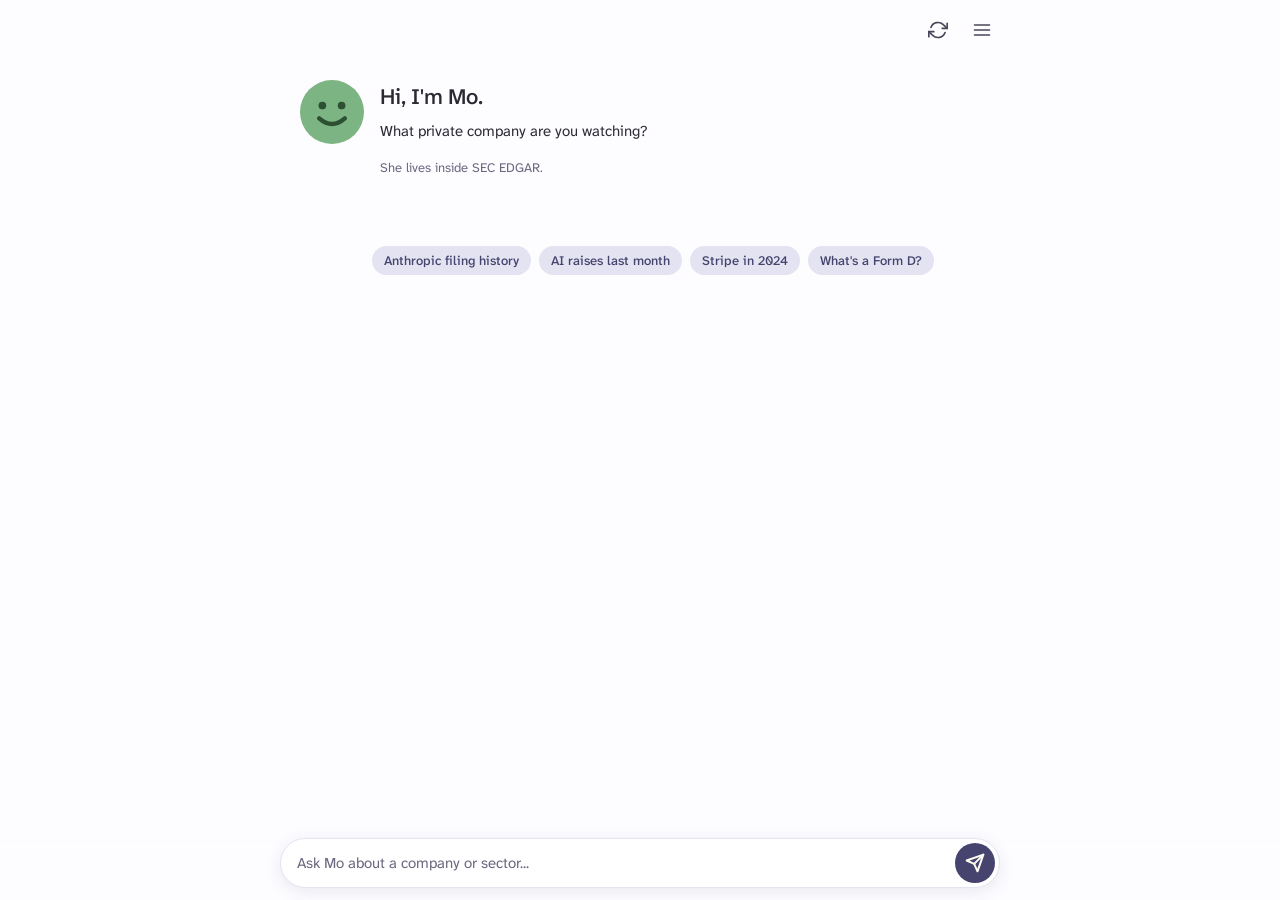
<file: index.html>
<!DOCTYPE html>
<html lang="en">
<head>
  <meta charset="UTF-8">
  <meta name="viewport" content="width=device-width, initial-scale=1.0, viewport-fit=cover">
  <meta name="theme-color" content="#46446E">
  <title>Mo</title>
  <link rel="icon" type="image/svg+xml" href="data:image/svg+xml;charset=UTF-8,%3Csvg xmlns='http://www.w3.org/2000/svg' viewBox='0 0 40 40'%3E%3Ccircle cx='20' cy='20' r='20' fill='%237CB583'/%3E%3Ccircle cx='14' cy='16' r='2.4' fill='%232D5033'/%3E%3Ccircle cx='26' cy='16' r='2.4' fill='%232D5033'/%3E%3Cpath d='M12 24 Q20 31 28 24' stroke='%232D5033' stroke-width='2.8' stroke-linecap='round' fill='none'/%3E%3C/svg%3E">
  <link rel="preconnect" href="https://fonts.googleapis.com">
  <link rel="preconnect" href="https://fonts.gstatic.com" crossorigin>
  <link href="https://fonts.googleapis.com/css2?family=Atkinson+Hyperlegible+Next:wght@400;500;600;700&display=swap" rel="stylesheet">
  <link rel="stylesheet" href="styles.css">
</head>
<body>

<!-- Mo's three faces — used as <use href="#icon-face-open"> etc. -->
<svg width="0" height="0" style="position:absolute" aria-hidden="true">
  <symbol id="icon-face-open" viewBox="0 0 40 40">
    <circle cx="20" cy="20" r="20" fill="#7CB583"/>
    <circle cx="14" cy="16" r="2.4" fill="#2D5033"/>
    <circle cx="26" cy="16" r="2.4" fill="#2D5033"/>
    <path d="M12 24 Q20 31 28 24" fill="none" stroke="#2D5033" stroke-width="2.8" stroke-linecap="round"/>
  </symbol>
  <symbol id="icon-face-watch" viewBox="0 0 40 40">
    <circle cx="20" cy="20" r="20" fill="#7CB583"/>
    <circle cx="14" cy="16" r="2.4" fill="#2D5033"/>
    <circle cx="26" cy="16" r="2.4" fill="#2D5033"/>
    <line x1="13" y1="26" x2="27" y2="26" stroke="#2D5033" stroke-width="2.8" stroke-linecap="round"/>
  </symbol>
  <symbol id="icon-face-locked" viewBox="0 0 40 40">
    <circle cx="20" cy="20" r="20" fill="#7CB583"/>
    <circle cx="14" cy="16" r="2.4" fill="#2D5033"/>
    <circle cx="26" cy="16" r="2.4" fill="#2D5033"/>
    <path d="M12 28 Q20 22 28 28" fill="none" stroke="#2D5033" stroke-width="2.8" stroke-linecap="round"/>
  </symbol>
</svg>

<header class="mo-header">
  <div class="mo-header-inner">
    <div class="mo-header-spacer"></div>
    <button class="mo-header-action" id="btn-reset" aria-label="New conversation" title="New conversation">
      <svg width="20" height="20" viewBox="0 0 24 24" fill="none" stroke="currentColor" stroke-width="2" stroke-linecap="round" stroke-linejoin="round">
        <polyline points="23 4 23 10 17 10"/>
        <polyline points="1 20 1 14 7 14"/>
        <path d="M3.51 9a9 9 0 0 1 14.85-3.36L23 10M1 14l4.64 4.36A9 9 0 0 0 20.49 15"/>
      </svg>
    </button>
    <button class="mo-header-action" id="btn-about" aria-label="About" title="About">
      <svg width="20" height="20" viewBox="0 0 24 24" fill="none" stroke="currentColor" stroke-width="2" stroke-linecap="round" stroke-linejoin="round">
        <line x1="3" y1="6" x2="21" y2="6"/>
        <line x1="3" y1="12" x2="21" y2="12"/>
        <line x1="3" y1="18" x2="21" y2="18"/>
      </svg>
    </button>
  </div>
</header>

<main id="mo-main">
  <div class="mo-thread" id="mo-thread">
    <!-- Greeting + content gets injected here -->
  </div>
</main>

<!-- Sticky composer -->
<form class="mo-composer" id="mo-composer">
  <div class="mo-composer-inner">
    <input
      type="text"
      class="mo-input"
      id="mo-input"
      placeholder="Ask Mo about the weather..."
      autocomplete="off"
      autocapitalize="off"
      autocorrect="off"
    />
    <button type="submit" class="mo-send" id="mo-send" aria-label="Send">
      <svg width="20" height="20" viewBox="0 0 24 24" fill="none" stroke="currentColor" stroke-width="2.4" stroke-linecap="round" stroke-linejoin="round">
        <line x1="22" y1="2" x2="11" y2="13"/>
        <polygon points="22 2 15 22 11 13 2 9 22 2"/>
      </svg>
    </button>
  </div>
</form>

<!-- About modal -->
<div class="mo-modal" id="mo-modal" hidden>
  <div class="mo-modal-backdrop" id="mo-modal-backdrop"></div>
  <div class="mo-modal-card" id="mo-modal-card">
    <button class="mo-modal-close" id="mo-modal-close" aria-label="Close">×</button>
    <div class="mo-modal-content" id="mo-modal-content">
      <!-- Filled in from JS -->
    </div>
  </div>
</div>

<!-- Config + scripts. Order matters — config.js must load first. -->
<script src="config.js"></script>
<script src="card-renderer.js"></script>
<script src="chips.js"></script>
<script src="stream-client.js"></script>
<script src="app.js"></script>

</body>
</html>
</file>
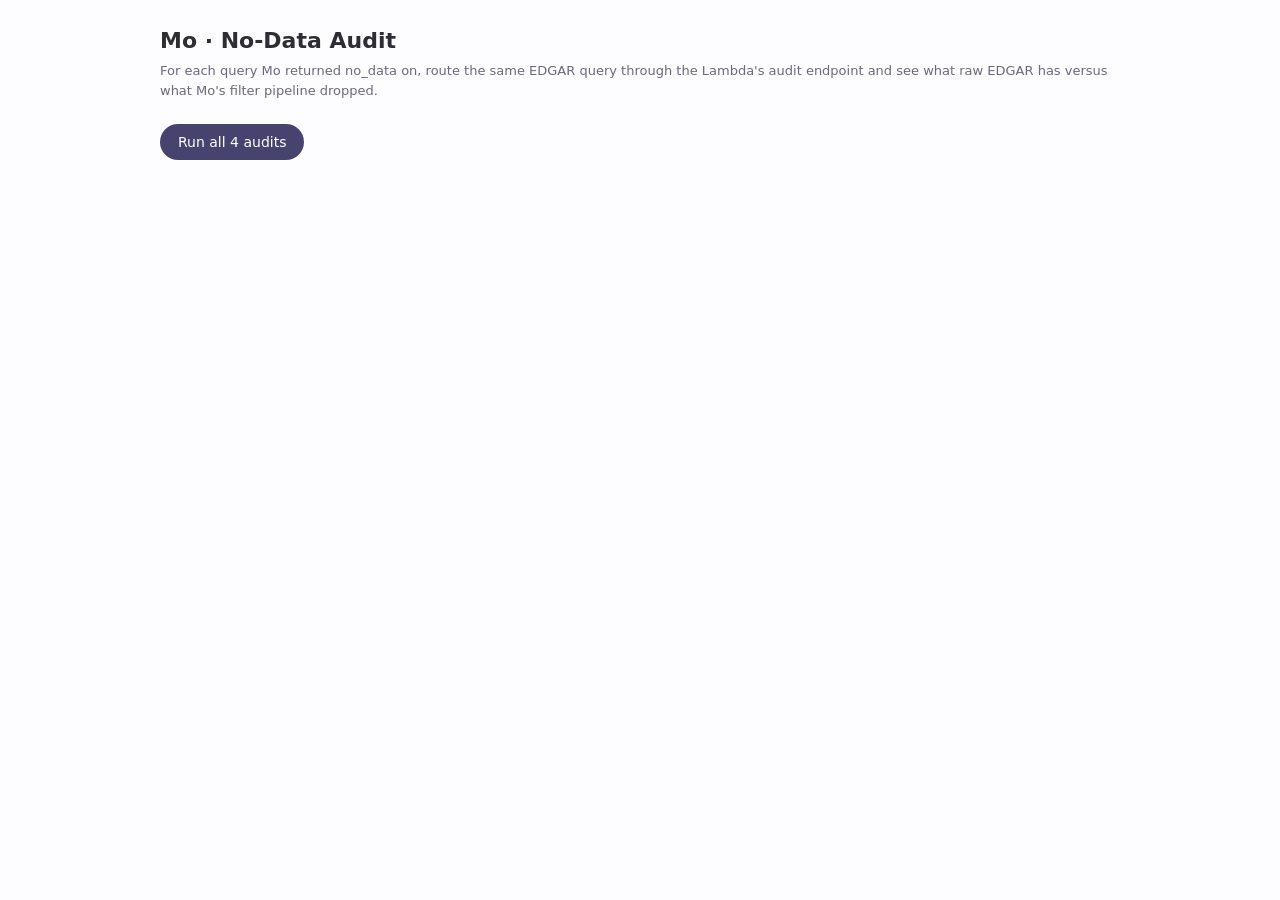
<file: audit/audit.html>
<!DOCTYPE html>
<html lang="en">
<head>
  <meta charset="UTF-8">
  <meta name="viewport" content="width=device-width, initial-scale=1.0">
  <title>Mo · No-Data Audit</title>
  <style>
    body {
      max-width: 960px;
      margin: 0 auto;
      padding: 24px 16px 80px;
      font-family: -apple-system, BlinkMacSystemFont, "Segoe UI", system-ui, sans-serif;
      background: #FDFCFF;
      color: #2E2C35;
      line-height: 1.5;
    }
    h1 { font-size: 22px; font-weight: 600; margin: 0 0 4px; }
    .sub { font-size: 13px; color: #6C6880; margin-bottom: 24px; }

    .audit {
      background: #FFFFFF;
      border: 1px solid #E0DEEA;
      border-radius: 16px;
      padding: 16px;
      margin-bottom: 16px;
    }
    .audit-q {
      font-weight: 600;
      color: #2C2933;
      margin-bottom: 4px;
      font-size: 15px;
    }
    .audit-mo {
      font-size: 12px;
      color: #6C6880;
      font-style: italic;
      margin-bottom: 12px;
      word-break: break-all;
    }
    .audit-status {
      display: inline-block;
      padding: 2px 10px;
      border-radius: 999px;
      font-size: 11px;
      font-weight: 600;
      letter-spacing: 0.02em;
      text-transform: uppercase;
      margin-bottom: 12px;
    }
    .audit-status.pending { background: #F0F0F5; color: #6C6880; }
    .audit-status.running { background: #FFF4E0; color: #8B6500; }
    .audit-status.done-honest { background: #E5F4E5; color: #2D5033; }
    .audit-status.done-suspicious { background: #FFE5E0; color: #7A3520; }

    .audit-result {
      background: #F6F5FB;
      padding: 12px;
      border-radius: 12px;
      margin-top: 8px;
      font-size: 13px;
    }
    .audit-result-line {
      display: flex;
      justify-content: space-between;
      padding: 4px 0;
      border-bottom: 1px solid #E0DEEA;
    }
    .audit-result-line:last-child { border-bottom: none; }
    .audit-result-key { color: #6C6880; }
    .audit-result-val { font-variant-numeric: tabular-nums; font-weight: 500; }

    .audit-samples {
      margin-top: 12px;
      font-size: 12px;
      max-height: 280px;
      overflow-y: auto;
    }
    .audit-samples-title {
      font-weight: 600;
      color: #2C2933;
      font-size: 12px;
      margin-bottom: 6px;
      text-transform: uppercase;
      letter-spacing: 0.04em;
    }
    .audit-sample-row {
      padding: 6px 0;
      border-bottom: 1px solid #E0DEEA;
      display: flex;
      gap: 12px;
    }
    .audit-sample-row:last-child { border-bottom: none; }
    .audit-sample-name { flex: 1; min-width: 0; overflow: hidden; text-overflow: ellipsis; white-space: nowrap; }
    .audit-sample-meta { color: #6C6880; font-variant-numeric: tabular-nums; flex-shrink: 0; }

    .verdict {
      padding: 12px;
      border-radius: 12px;
      font-size: 13px;
      margin-top: 12px;
      line-height: 1.5;
    }
    .verdict.honest { background: #E5F4E5; color: #1F3D27; border-left: 3px solid #2D5033; }
    .verdict.over-filtered { background: #FFE5E0; color: #5C2818; border-left: 3px solid #7A3520; }
    .verdict.amount-issue { background: #FFF4E0; color: #6E4A00; border-left: 3px solid #8B6500; }

    button {
      padding: 10px 18px;
      background: #46446E;
      color: white;
      border: none;
      border-radius: 999px;
      font-size: 14px;
      font-weight: 500;
      cursor: pointer;
      font-family: inherit;
    }
    button:hover { background: #5C5A88; }
    button:disabled { opacity: 0.4; cursor: not-allowed; }
  </style>
</head>
<body>
  <h1>Mo · No-Data Audit</h1>
  <div class="sub">For each query Mo returned no_data on, route the same EDGAR query through the Lambda's audit endpoint and see what raw EDGAR has versus what Mo's filter pipeline dropped.</div>
  <button id="run">Run all 4 audits</button>

  <div id="results" style="margin-top: 24px;"></div>

<script src="config.js"></script>
<script>
'use strict';

const apiEndpoint = window.MO_CONFIG?.apiEndpoint;
if (!apiEndpoint) {
  document.body.innerHTML += '<div style="color: red; padding: 16px;">No apiEndpoint in config.js</div>';
}

// The 4 queries that returned no_data, with the EDGAR params Mo would have used
const AUDITS = [
  {
    label: 'AI Form Ds above $20M in last 60 days',
    moEmitted: 'sector="ai" form_type="D" min_amount="20000000" date_after="2026-02-25"',
    edgarParams: {
      q: '"artificial intelligence" OR "machine learning" OR "LLM" OR "large language model" OR "foundation model"',
      forms: 'D',
      dateRange: 'custom',
      startdt: '2026-02-25',
    },
    min_amount: 20000000,
  },
  {
    label: 'Cybersecurity Form Ds in California this year',
    moEmitted: 'sector="cybersecurity" form_type="D" state="CA" date_after="2026-01-01"',
    edgarParams: {
      q: '"cybersecurity" OR "cyber security" OR "information security" OR "infosec" OR "endpoint security"',
      forms: 'D',
      dateRange: 'custom',
      startdt: '2026-01-01',
    },
    state: 'CA',
  },
  {
    label: 'Climate tech raises this quarter',
    moEmitted: 'sector="climate" form_type="D" date_after="2026-04-01"',
    edgarParams: {
      q: '"climate" OR "carbon capture" OR "renewable energy" OR "clean energy" OR "solar"',
      forms: 'D',
      dateRange: 'custom',
      startdt: '2026-04-01',
    },
  },
  {
    label: 'Fintech raises $10M+ last year',
    moEmitted: 'sector="fintech" form_type="D" min_amount="10000000" date_after="2025-01-01" date_before="2025-12-31"',
    edgarParams: {
      q: '"fintech" OR "payments platform" OR "digital banking" OR "neobank" OR "lending platform"',
      forms: 'D',
      dateRange: 'custom',
      startdt: '2025-01-01',
      enddt: '2025-12-31',
    },
    min_amount: 10000000,
  },
];

async function runAudit(audit, container) {
  const block = document.createElement('div');
  block.className = 'audit';
  container.appendChild(block);

  block.innerHTML = `
    <div class="audit-q">${escapeHtml(audit.label)}</div>
    <div class="audit-mo">Mo emitted: ${escapeHtml(audit.moEmitted)}</div>
    <span class="audit-status running">Running</span>
    <div class="audit-result-slot"></div>
  `;

  try {
    const res = await fetch(apiEndpoint, {
      method: 'POST',
      headers: { 'Content-Type': 'application/json' },
      body: JSON.stringify({
        request_type: 'audit',
        edgar_params: audit.edgarParams,
        min_amount: audit.min_amount,
        state: audit.state,
      }),
    });

    if (!res.ok) throw new Error(`Lambda ${res.status}`);
    const data = await res.json();

    if (data.error) throw new Error(data.error);

    const totalRaw = data.raw.total;
    const returned = data.raw.returned;
    const pagesFetched = data.raw.pages_fetched || 1;
    const stopReason = data.raw.stop_reason || '';
    const droppedDate = data.filtered.dropped_date_count || 0;
    const droppedNonOp = data.filtered.dropped_non_operating_count;
    const droppedAmt = data.filtered.dropped_amount_count;
    const unknownAmt = data.filtered.unknown_amount_count || 0;
    const droppedSt = data.filtered.dropped_state_count;
    const survived = data.filtered.survived_count;

    // Verdict logic
    let verdict;
    let statusClass;
    let statusText;

    if (survived > 0) {
      verdict = `<div class="verdict honest"><strong>Mo will show ${survived} filings</strong>${unknownAmt > 0 ? ` (${unknownAmt} with undisclosed amounts).` : '.'} EDGAR returned ${totalRaw} total hits across ${pagesFetched} pages. Smart amount filter is keeping unknowns instead of dropping them.</div>`;
      statusClass = 'done-honest';
      statusText = 'Returns data';
    } else if (returned === 0) {
      verdict = `<div class="verdict honest"><strong>Genuinely empty.</strong> EDGAR returned 0 hits across ${pagesFetched} pages. Mo's no_data is correct.</div>`;
      statusClass = 'done-honest';
      statusText = 'Genuinely empty';
    } else if (droppedDate > 0 && droppedDate >= returned * 0.95) {
      verdict = `<div class="verdict over-filtered"><strong>EDGAR returned old data.</strong> ${returned} hits across ${pagesFetched} pages (total: ${totalRaw}), but ${droppedDate} were outside the date range. EDGAR FTS sorts by relevance not date — the recent filings are likely deeper than page ${pagesFetched}. Increasing MAX_PAGES may help.</div>`;
      statusClass = 'done-suspicious';
      statusText = 'EDGAR FTS limitation';
    } else {
      verdict = `<div class="verdict honest"><strong>Filtered out legitimately.</strong> ${returned} EDGAR matches across ${pagesFetched} pages, all dropped by filters (${droppedDate} date, ${droppedNonOp} non-operating, ${droppedAmt} below amount, ${droppedSt} wrong state).</div>`;
      statusClass = 'done-honest';
      statusText = 'Correctly filtered';
    }

    const survivorsHtml = data.filtered.survived.slice(0, 5).map(r => `
      <div class="audit-sample-row">
        <div class="audit-sample-name">${escapeHtml(r.filer_name)}</div>
        <div class="audit-sample-meta">${escapeHtml(r.form_type || '?')} · ${escapeHtml(r.filed_date || '?')}${r.amount ? ' · $' + (r.amount/1_000_000).toFixed(1) + 'M' : ' · undisclosed'}${r.state_of_inc ? ' · ' + escapeHtml(r.state_of_inc) : ''}</div>
      </div>
    `).join('');

    const droppedNonOpHtml = data.filtered.dropped_non_operating_sample.slice(0, 5).map(r => `
      <div class="audit-sample-row">
        <div class="audit-sample-name">${escapeHtml(r.filer_name)}</div>
        <div class="audit-sample-meta">${escapeHtml(r.form_type || '?')} · ${escapeHtml(r.filed_date || '?')}</div>
      </div>
    `).join('');

    const droppedAmtHtml = data.filtered.dropped_amount_sample.slice(0, 5).map(r => `
      <div class="audit-sample-row">
        <div class="audit-sample-name">${escapeHtml(r.filer_name)}</div>
        <div class="audit-sample-meta">${escapeHtml(r.form_type || '?')} · ${escapeHtml(r.filed_date || '?')} · $${(r.amount/1_000_000).toFixed(2)}M</div>
      </div>
    `).join('');

    block.querySelector('.audit-status').className = `audit-status ${statusClass}`;
    block.querySelector('.audit-status').textContent = statusText;

    block.querySelector('.audit-result-slot').innerHTML = `
      <div class="audit-result">
        <div class="audit-result-line"><span class="audit-result-key">EDGAR total hits</span><span class="audit-result-val">${totalRaw}${totalRaw >= 10000 ? ' (capped)' : ''}</span></div>
        <div class="audit-result-line"><span class="audit-result-key">Pages fetched</span><span class="audit-result-val">${pagesFetched} (${escapeHtml(stopReason)})</span></div>
        <div class="audit-result-line"><span class="audit-result-key">Total rows collected</span><span class="audit-result-val">${returned}</span></div>
        ${droppedDate > 0 ? `<div class="audit-result-line"><span class="audit-result-key">Dropped: outside date range</span><span class="audit-result-val">${droppedDate}</span></div>` : ''}
        <div class="audit-result-line"><span class="audit-result-key">Dropped: non-operating filers</span><span class="audit-result-val">${droppedNonOp}</span></div>
        ${audit.min_amount ? `<div class="audit-result-line"><span class="audit-result-key">Dropped: below $${(audit.min_amount/1_000_000).toFixed(0)}M</span><span class="audit-result-val">${droppedAmt}</span></div>` : ''}
        ${audit.min_amount ? `<div class="audit-result-line"><span class="audit-result-key">Kept (undisclosed amount)</span><span class="audit-result-val">${unknownAmt}</span></div>` : ''}
        ${audit.state ? `<div class="audit-result-line"><span class="audit-result-key">Dropped: not ${escapeHtml(audit.state)}</span><span class="audit-result-val">${droppedSt}</span></div>` : ''}
        <div class="audit-result-line"><span class="audit-result-key"><strong>Survived all filters</strong></span><span class="audit-result-val"><strong>${survived}</strong></span></div>
      </div>

      ${survived > 0 ? `<div class="audit-samples"><div class="audit-samples-title">Filings Mo will show</div>${survivorsHtml}</div>` : ''}

      ${droppedAmt > 0 && audit.min_amount ? `<div class="audit-samples"><div class="audit-samples-title">Sample dropped (below threshold)</div>${droppedAmtHtml}</div>` : ''}

      ${droppedNonOp > 0 ? `<div class="audit-samples"><div class="audit-samples-title">Sample dropped as non-operating</div>${droppedNonOpHtml}</div>` : ''}

      ${verdict}
    `;

  } catch (err) {
    block.querySelector('.audit-status').className = 'audit-status done-suspicious';
    block.querySelector('.audit-status').textContent = 'Failed';
    block.querySelector('.audit-result-slot').innerHTML = `<div class="verdict over-filtered">Error: ${escapeHtml(err.message)}</div>`;
  }
}

function escapeHtml(s) {
  return String(s ?? '').replace(/&/g, '&amp;').replace(/</g, '&lt;').replace(/>/g, '&gt;').replace(/"/g, '&quot;');
}

document.getElementById('run').addEventListener('click', async () => {
  document.getElementById('run').disabled = true;
  const container = document.getElementById('results');
  container.innerHTML = '';
  for (const audit of AUDITS) {
    await runAudit(audit, container);
  }
  document.getElementById('run').disabled = false;
});
</script>
</body>
</html>
</file>
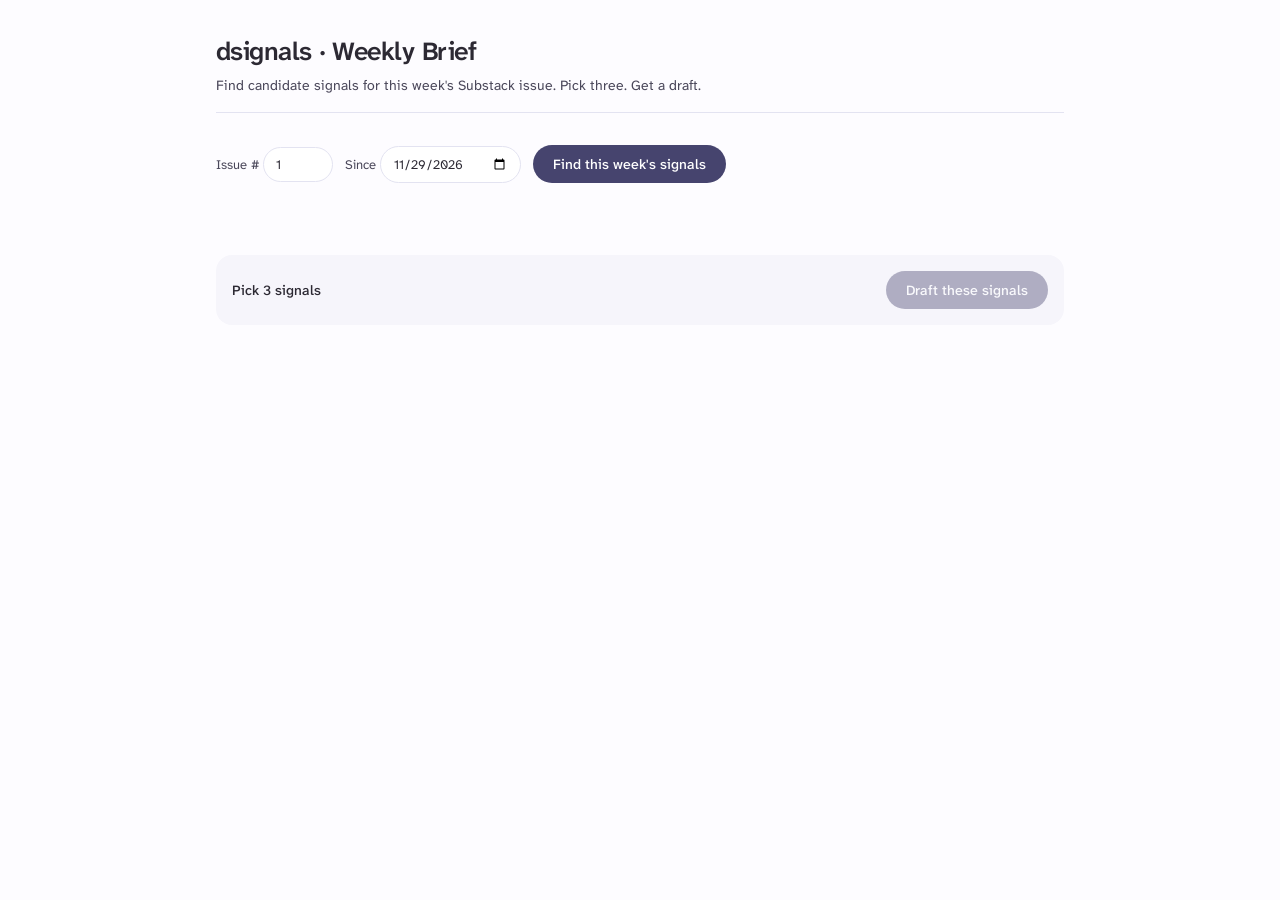
<file: brief/brief.html>
<!DOCTYPE html>
<html lang="en">
<head>
  <meta charset="UTF-8">
  <meta name="viewport" content="width=device-width, initial-scale=1.0">
  <title>dsignals · Weekly Brief</title>
  <link rel="preconnect" href="https://fonts.googleapis.com">
  <link rel="preconnect" href="https://fonts.gstatic.com" crossorigin>
  <link href="https://fonts.googleapis.com/css2?family=Atkinson+Hyperlegible+Next:wght@400;500;600;700&display=swap" rel="stylesheet">
  <link rel="stylesheet" href="../styles.css">
  <style>
    body {
      max-width: 880px;
      margin: 0 auto;
      padding: 32px 16px 80px;
      background: var(--bg-screen);
      color: var(--text-body);
      font-family: var(--font);
      line-height: 1.5;
    }

    .brief-header {
      margin-bottom: 32px;
      padding-bottom: 16px;
      border-bottom: 1px solid var(--border);
    }
    .brief-header h1 {
      font-size: 26px;
      font-weight: 600;
      margin: 0 0 4px;
      color: var(--text-title);
      letter-spacing: -0.02em;
    }
    .brief-header .subtitle {
      font-size: 14px;
      color: var(--text-muted);
    }

    .stage-controls {
      display: flex;
      gap: 12px;
      align-items: center;
      flex-wrap: wrap;
      margin-bottom: 24px;
    }

    .stage-controls input[type="date"] {
      padding: 8px 12px;
      border-radius: var(--radius-pill);
      border: 1px solid var(--border);
      font-family: inherit;
      font-size: 13px;
      background: white;
      color: var(--text-title);
    }
    .stage-controls label {
      font-size: 13px;
      color: var(--text-muted);
    }
    .stage-controls input[type="number"] {
      padding: 8px 12px;
      border-radius: var(--radius-pill);
      border: 1px solid var(--border);
      font-family: inherit;
      font-size: 13px;
      background: white;
      color: var(--text-title);
      width: 70px;
    }

    .btn-primary {
      padding: 10px 20px;
      background: var(--primary-100);
      color: white;
      border: none;
      border-radius: var(--radius-pill);
      font-size: 14px;
      font-weight: 500;
      cursor: pointer;
      font-family: inherit;
    }
    .btn-primary:hover { background: var(--primary-80); }
    .btn-primary:disabled { opacity: 0.4; cursor: not-allowed; }

    .btn-secondary {
      padding: 8px 16px;
      background: var(--bg-tint);
      color: var(--text-title);
      border: 1px solid var(--border);
      border-radius: var(--radius-pill);
      font-size: 13px;
      cursor: pointer;
      font-family: inherit;
    }
    .btn-secondary:hover { background: var(--primary-20); }

    .stage-status {
      font-size: 12px;
      color: var(--text-muted);
      margin-top: 8px;
    }

    .bucket-counts {
      display: flex;
      gap: 12px;
      flex-wrap: wrap;
      margin: 16px 0;
      font-size: 12px;
      color: var(--text-muted);
    }
    .bucket-counts span {
      padding: 4px 10px;
      background: var(--bg-tint);
      border-radius: var(--radius-pill);
    }

    /* Candidate cards */
    .candidates {
      display: flex;
      flex-direction: column;
      gap: 12px;
      margin-top: 24px;
    }
    .candidate {
      background: white;
      border: 1px solid var(--border);
      border-radius: var(--radius);
      padding: 14px 16px;
      cursor: pointer;
      transition: all 120ms ease;
      position: relative;
    }
    .candidate:hover { border-color: var(--primary-60); }
    .candidate.picked {
      border-color: var(--primary-100);
      background: var(--primary-20);
    }
    .candidate-pick-num {
      position: absolute;
      top: 12px;
      right: 14px;
      min-width: 22px;
      height: 22px;
      padding: 0 6px;
      background: var(--primary-100);
      color: white;
      border-radius: 11px;
      display: flex;
      align-items: center;
      justify-content: center;
      font-size: 12px;
      font-weight: 600;
      font-variant-numeric: tabular-nums;
    }
    .candidate:not(.picked) .candidate-pick-num { display: none; }
    .candidate-bucket {
      font-size: 10px;
      font-weight: 600;
      letter-spacing: 0.06em;
      text-transform: uppercase;
      color: var(--text-faint);
      margin-bottom: 4px;
    }
    .candidate-strength {
      display: inline-block;
      margin-left: 6px;
      padding: 1px 7px;
      border-radius: 999px;
      font-size: 9px;
      font-weight: 600;
      letter-spacing: 0.04em;
    }
    .strength-strong { background: #E5F4E5; color: #2D5033; }
    .strength-medium { background: #FFF4E0; color: #8B6500; }
    .strength-weak   { background: #F0F0F5; color: #6C6880; }
    .candidate-headline {
      font-size: 14px;
      font-weight: 500;
      color: var(--text-title);
      margin-bottom: 8px;
      padding-right: 32px;
    }
    .candidate-samples {
      font-size: 11px;
      color: var(--text-muted);
      font-family: ui-monospace, SFMono-Regular, monospace;
      line-height: 1.4;
    }

    .draft-controls {
      margin: 24px 0 16px;
      padding: 16px;
      background: var(--bg-tint);
      border-radius: var(--radius);
      display: flex;
      align-items: center;
      gap: 12px;
      flex-wrap: wrap;
    }
    .draft-controls .pick-count {
      font-size: 14px;
      font-weight: 500;
      color: var(--text-title);
      flex: 1;
      min-width: 200px;
    }

    /* Grouping row — appears between picker and draft controls when 2+ picks of same bucket exist */
    #grouping-area {
      margin: 16px 0 0;
      display: flex;
      flex-direction: column;
      gap: 8px;
    }
    #grouping-area:empty { display: none; }
    .grouping-row {
      display: flex;
      align-items: center;
      justify-content: space-between;
      gap: 12px;
      padding: 8px 12px;
      background: var(--bg-tint);
      border-radius: var(--radius-sm);
      font-size: 13px;
      color: var(--text-title);
    }

    /* Output area */
    .output-area {
      margin-top: 24px;
    }
    .output-toolbar {
      display: flex;
      gap: 8px;
      margin-bottom: 12px;
    }
    .output-pre {
      background: white;
      border: 1px solid var(--border);
      border-radius: var(--radius);
      padding: 16px;
      font-family: ui-monospace, SFMono-Regular, monospace;
      font-size: 12px;
      color: var(--text-body);
      white-space: pre-wrap;
      word-wrap: break-word;
      line-height: 1.5;
      max-height: 70vh;
      overflow-y: auto;
    }

    .empty-state {
      padding: 32px 16px;
      text-align: center;
      color: var(--text-faint);
      font-size: 13px;
      font-style: italic;
    }

    .stage-divider {
      margin: 32px 0 16px;
      padding-top: 24px;
      border-top: 1px solid var(--border-soft);
    }
    .stage-divider h2 {
      font-size: 16px;
      font-weight: 600;
      margin: 0 0 4px;
      color: var(--text-title);
    }
    .stage-divider p {
      font-size: 13px;
      color: var(--text-muted);
      margin: 0;
    }
  </style>
</head>
<body>

<div class="brief-header">
  <h1>dsignals · Weekly Brief</h1>
  <div class="subtitle">Find candidate signals for this week's Substack issue. Pick three. Get a draft.</div>
</div>

<!-- Stage 1: gather candidates -->
<div class="stage-1">
  <div class="stage-controls">
    <label>Issue #
      <input type="number" id="issue-num" value="1" min="1" max="999">
    </label>
    <label>Since
      <input type="date" id="since-date">
    </label>
    <button class="btn-primary" id="find-candidates">Find this week's signals</button>
  </div>
  <div class="stage-status" id="stage-1-status"></div>
  <div class="bucket-counts" id="bucket-counts" hidden></div>
</div>

<!-- Stage 1.5: candidate picker -->
<div class="stage-divider" id="picker-divider" hidden>
  <h2>Candidates</h2>
  <p>Click 2-6 to pick. Pick from the same bucket and you can group them as one signal.</p>
</div>
<div class="candidates" id="candidates"></div>
<div id="grouping-area"></div>

<!-- Stage 2: draft generation -->
<div class="draft-controls" id="draft-controls" hidden>
  <span class="pick-count" id="pick-count">Pick 3 signals</span>
  <button class="btn-primary" id="generate-draft" disabled>Draft these signals</button>
</div>

<!-- Stage 3: output -->
<div class="stage-divider" id="output-divider" hidden>
  <h2>Draft</h2>
  <p>Edit in place, then copy to Substack.</p>
</div>
<div class="output-area" id="output-area" hidden>
  <div class="output-toolbar">
    <button class="btn-secondary" id="copy-md">Copy markdown</button>
    <button class="btn-secondary" id="reroll">Re-roll</button>
  </div>
  <pre class="output-pre" id="output-pre" contenteditable="true"></pre>
</div>

<script src="../config.js"></script>
<script>
'use strict';

const apiEndpoint = window.MO_CONFIG?.apiEndpoint;
if (!apiEndpoint) {
  document.body.innerHTML += '<div style="color: red; padding: 16px;">No apiEndpoint in config.js</div>';
}

// Default since date = last Sunday (so brief covers Sun-Sun)
const today = new Date();
const dayOfWeek = today.getDay();
const lastSunday = new Date(today);
lastSunday.setDate(today.getDate() - (dayOfWeek === 0 ? 7 : dayOfWeek));
document.getElementById('since-date').value = lastSunday.toISOString().slice(0, 10);

let candidatesData = [];
let pickedOrder = [];   // Array of candidate indexes in pick order
let groups = [];        // Array of arrays — each inner array is candidate indexes that should be ONE composite signal
let dateRange = null;

const MIN_PICKS = 2;
const MAX_PICKS = 6;

// ── Stage 1: Find candidates ─────────────────────────────────────
document.getElementById('find-candidates').addEventListener('click', async () => {
  const btn = document.getElementById('find-candidates');
  const status = document.getElementById('stage-1-status');
  const sinceDate = document.getElementById('since-date').value;

  btn.disabled = true;
  status.textContent = 'Scanning EDGAR (this takes ~10-20 seconds)...';

  // Reset stage 2/3
  document.getElementById('candidates').innerHTML = '';
  document.getElementById('draft-controls').hidden = true;
  document.getElementById('output-area').hidden = true;
  document.getElementById('output-divider').hidden = true;
  pickedOrder = [];
  groups = [];

  try {
    const t0 = Date.now();
    const res = await fetch(apiEndpoint, {
      method: 'POST',
      headers: { 'Content-Type': 'application/json' },
      body: JSON.stringify({ request_type: 'brief_candidates', date_after: sinceDate }),
    });

    if (!res.ok) throw new Error(`Lambda ${res.status}`);
    const data = await res.json();
    if (data.error) throw new Error(data.error);

    candidatesData = data.candidates || [];
    dateRange = data.date_range;
    const elapsed = ((Date.now() - t0) / 1000).toFixed(1);
    status.textContent = `Found ${candidatesData.length} candidates in ${elapsed}s. Range: ${data.date_range.since} through ${data.date_range.through}.`;

    // Show bucket counts
    const bcEl = document.getElementById('bucket-counts');
    bcEl.hidden = false;
    bcEl.innerHTML = Object.entries(data.bucket_counts || {})
      .map(([k, v]) => `<span>${escapeHtml(k.replace('_', ' '))}: ${v}</span>`)
      .join('');

    renderCandidates();

  } catch (err) {
    status.textContent = `Error: ${err.message}`;
    status.style.color = '#7A3520';
  } finally {
    btn.disabled = false;
  }
});

// ── Stage 1.5: Render candidates as picker cards ─────────────────
function renderCandidates() {
  document.getElementById('picker-divider').hidden = false;
  const container = document.getElementById('candidates');
  container.innerHTML = '';

  if (candidatesData.length === 0) {
    container.innerHTML = '<div class="empty-state">No candidate signals found this week. Try a wider date range.</div>';
    return;
  }

  candidatesData.forEach((c, idx) => {
    const card = document.createElement('div');
    card.className = 'candidate';
    card.dataset.id = idx;

    const samplesHtml = (c.sample_filings || []).map(s => {
      const link = s.doc_link
        ? `<a href="${escapeHtml(s.doc_link)}" target="_blank" rel="noopener" style="color: inherit; text-decoration: underline;" onclick="event.stopPropagation()">${escapeHtml(s.filer)}</a>`
        : escapeHtml(s.filer);
      return `${link} · ${escapeHtml(s.form)} · ${escapeHtml(s.date)}${s.amount ? ' · $' + (s.amount/1_000_000).toFixed(1) + 'M' : ''}`;
    }).join('<br>');

    card.innerHTML = `
      <div class="candidate-bucket">${escapeHtml((c.bucket || '').replace('_', ' '))} <span class="candidate-strength strength-${escapeHtml(c.strength || 'medium')}">${escapeHtml(c.strength || 'medium')}</span></div>
      <div class="candidate-headline">${escapeHtml(c.headline)}</div>
      <div class="candidate-samples">${samplesHtml || ''}</div>
      <div class="candidate-pick-num"></div>
    `;
    card.addEventListener('click', () => togglePick(idx));
    container.appendChild(card);
  });

  document.getElementById('draft-controls').hidden = false;
  updatePickCount();
  renderGroupingControls();
}

function togglePick(idx) {
  const card = document.querySelector(`.candidate[data-id="${idx}"]`);
  const wasIn = pickedOrder.includes(idx);

  if (wasIn) {
    // Unpick — also remove from any group
    pickedOrder = pickedOrder.filter(i => i !== idx);
    groups = groups.map(g => g.filter(i => i !== idx)).filter(g => g.length >= 2);
  } else {
    if (pickedOrder.length >= MAX_PICKS) {
      // At max — bump the oldest pick
      const removed = pickedOrder.shift();
      groups = groups.map(g => g.filter(i => i !== removed)).filter(g => g.length >= 2);
      document.querySelector(`.candidate[data-id="${removed}"]`)?.classList.remove('picked');
    }
    pickedOrder.push(idx);
  }

  // Re-render pick state on all cards
  document.querySelectorAll('.candidate').forEach(c => {
    const cIdx = parseInt(c.dataset.id, 10);
    const pickPos = pickedOrder.indexOf(cIdx);
    if (pickPos >= 0) {
      c.classList.add('picked');
      // Show pick number AND group letter if grouped
      const groupIdx = groups.findIndex(g => g.includes(cIdx));
      const groupLabel = groupIdx >= 0 ? String.fromCharCode(65 + groupIdx) : '';
      c.querySelector('.candidate-pick-num').textContent = groupLabel ? `${pickPos + 1}${groupLabel}` : `${pickPos + 1}`;
    } else {
      c.classList.remove('picked');
      c.querySelector('.candidate-pick-num').textContent = '';
    }
  });

  updatePickCount();
  renderGroupingControls();
}

function updatePickCount() {
  const n = pickedOrder.length;
  const minRemaining = Math.max(0, MIN_PICKS - n);
  let label;
  if (n === 0) label = `Pick ${MIN_PICKS}-${MAX_PICKS} signals`;
  else if (n < MIN_PICKS) label = `${n} picked · need ${minRemaining} more`;
  else label = `${n} picked${n === MAX_PICKS ? ' (max)' : ''}`;

  document.getElementById('pick-count').textContent = label;
  document.getElementById('generate-draft').disabled = n < MIN_PICKS;
}

// ── Grouping ──────────────────────────────────────────────────────
// When 2+ candidates are picked from the same bucket, offer to group them
// into a single composite signal. Useful for clusters like "5 proxies hit
// in 48 hours" — that's ONE signal block, not 5.
function renderGroupingControls() {
  const container = document.getElementById('grouping-area');
  container.innerHTML = '';

  if (pickedOrder.length < 2) return;

  // For each bucket with 2+ picks, suggest grouping
  const bucketToPickedIdxs = {};
  pickedOrder.forEach(idx => {
    const bucket = candidatesData[idx]?.bucket || '?';
    if (!bucketToPickedIdxs[bucket]) bucketToPickedIdxs[bucket] = [];
    bucketToPickedIdxs[bucket].push(idx);
  });

  Object.entries(bucketToPickedIdxs).forEach(([bucket, idxs]) => {
    if (idxs.length < 2) return;

    const isGrouped = groups.some(g => idxs.every(i => g.includes(i)) && g.length === idxs.length);

    const row = document.createElement('div');
    row.className = 'grouping-row';
    row.innerHTML = `
      <span>${idxs.length} ${bucket.replace('_', ' ')} signals picked</span>
      <button class="btn-secondary group-toggle" data-bucket="${bucket}">${isGrouped ? 'Ungroup' : 'Group as one signal'}</button>
    `;
    container.appendChild(row);
  });

  // Wire up group toggles
  container.querySelectorAll('.group-toggle').forEach(btn => {
    btn.addEventListener('click', () => {
      const bucket = btn.dataset.bucket;
      const idxs = pickedOrder.filter(i => candidatesData[i]?.bucket === bucket);

      // Remove any existing group with these candidates
      const existing = groups.findIndex(g => idxs.every(i => g.includes(i)) && g.length === idxs.length);
      if (existing >= 0) {
        groups.splice(existing, 1);
      } else {
        // Remove these candidates from any other group, then add as new group
        groups = groups.map(g => g.filter(i => !idxs.includes(i))).filter(g => g.length >= 2);
        groups.push([...idxs]);
      }

      // Re-render pick badges to show group letters
      togglePick.refresh = true;
      // Force re-render
      document.querySelectorAll('.candidate').forEach(c => {
        const cIdx = parseInt(c.dataset.id, 10);
        const pickPos = pickedOrder.indexOf(cIdx);
        if (pickPos >= 0) {
          const groupIdx = groups.findIndex(g => g.includes(cIdx));
          const groupLabel = groupIdx >= 0 ? String.fromCharCode(65 + groupIdx) : '';
          c.querySelector('.candidate-pick-num').textContent = groupLabel ? `${pickPos + 1}${groupLabel}` : `${pickPos + 1}`;
        }
      });

      renderGroupingControls();
    });
  });
}

// ── Stage 2: Generate draft ──────────────────────────────────────
document.getElementById('generate-draft').addEventListener('click', async () => {
  await generateDraft();
});

async function generateDraft() {
  const btn = document.getElementById('generate-draft');
  const issueNum = parseInt(document.getElementById('issue-num').value, 10) || 1;

  // Build the signal blocks: each block is either a single candidate OR a
  // group of candidates (from the groups array). Order: by first-pick order.
  const signalBlocks = [];
  const consumedIdxs = new Set();

  for (const idx of pickedOrder) {
    if (consumedIdxs.has(idx)) continue;
    // Is this candidate part of a group?
    const groupIdx = groups.findIndex(g => g.includes(idx));
    if (groupIdx >= 0) {
      const groupCandidates = groups[groupIdx].map(i => candidatesData[i]);
      signalBlocks.push({ kind: 'cluster', candidates: groupCandidates });
      groups[groupIdx].forEach(i => consumedIdxs.add(i));
    } else {
      signalBlocks.push({ kind: 'single', candidates: [candidatesData[idx]] });
      consumedIdxs.add(idx);
    }
  }

  btn.disabled = true;
  btn.textContent = 'Drafting...';
  document.getElementById('output-divider').hidden = false;
  document.getElementById('output-area').hidden = false;
  document.getElementById('output-pre').textContent = `Drafting ${signalBlocks.length} signal block${signalBlocks.length === 1 ? '' : 's'} (this takes 10-30 seconds)...`;

  try {
    const res = await fetch(apiEndpoint, {
      method: 'POST',
      headers: { 'Content-Type': 'application/json' },
      body: JSON.stringify({
        request_type: 'brief_draft',
        issue_number: issueNum,
        signal_blocks: signalBlocks,
        date_range: dateRange,
      }),
    });

    if (!res.ok) throw new Error(`Lambda ${res.status}`);
    const data = await res.json();
    if (data.error) throw new Error(data.error);

    document.getElementById('output-pre').textContent = data.markdown || '(empty draft)';

  } catch (err) {
    document.getElementById('output-pre').textContent = `Error: ${err.message}`;
  } finally {
    btn.disabled = false;
    btn.textContent = 'Draft these signals';
  }
}

// ── Output toolbar ───────────────────────────────────────────────
document.getElementById('copy-md').addEventListener('click', async () => {
  const text = document.getElementById('output-pre').textContent;
  try {
    await navigator.clipboard.writeText(text);
    const btn = document.getElementById('copy-md');
    const old = btn.textContent;
    btn.textContent = 'Copied!';
    setTimeout(() => btn.textContent = old, 1500);
  } catch (err) {
    alert('Copy failed: ' + err.message);
  }
});

document.getElementById('reroll').addEventListener('click', async () => {
  if (pickedOrder.length < MIN_PICKS) return;
  await generateDraft();
});

function escapeHtml(s) {
  return String(s ?? '').replace(/&/g, '&amp;').replace(/</g, '&lt;').replace(/>/g, '&gt;').replace(/"/g, '&quot;');
}
</script>

</body>
</html>
</file>
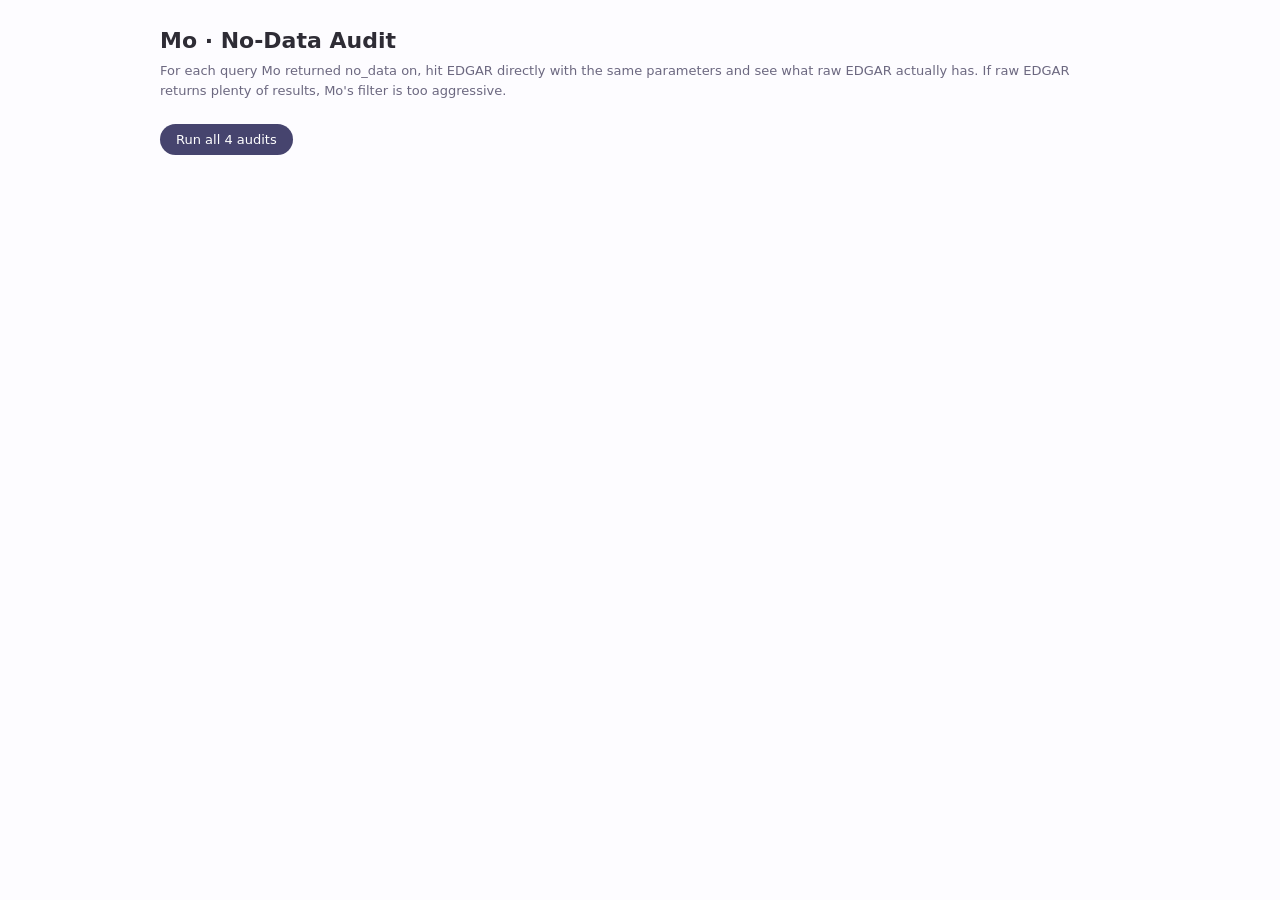
<file: test/audit.html>
<!DOCTYPE html>
<html lang="en">
<head>
  <meta charset="UTF-8">
  <meta name="viewport" content="width=device-width, initial-scale=1.0">
  <title>Mo · No-Data Audit</title>
  <style>
    body {
      max-width: 960px;
      margin: 0 auto;
      padding: 24px 16px;
      font-family: -apple-system, BlinkMacSystemFont, "Segoe UI", system-ui, sans-serif;
      background: #FDFCFF;
      color: #2E2C35;
      line-height: 1.5;
    }
    h1 { font-size: 22px; font-weight: 600; margin: 0 0 4px; }
    .sub { font-size: 13px; color: #6C6880; margin-bottom: 24px; }

    .audit {
      background: #FFFFFF;
      border: 1px solid #E0DEEA;
      border-radius: 16px;
      padding: 16px;
      margin-bottom: 16px;
    }
    .audit-q {
      font-weight: 600;
      color: #2C2933;
      margin-bottom: 4px;
    }
    .audit-mo {
      font-size: 12px;
      color: #6C6880;
      font-style: italic;
      margin-bottom: 12px;
    }
    .audit-status {
      display: inline-block;
      padding: 2px 10px;
      border-radius: 999px;
      font-size: 11px;
      font-weight: 600;
      letter-spacing: 0.02em;
      text-transform: uppercase;
      margin-bottom: 12px;
    }
    .audit-status.pending { background: #F0F0F5; color: #6C6880; }
    .audit-status.done { background: #E5F4E5; color: #2D5033; }
    .audit-status.suspicious { background: #FFE5E0; color: #7A3520; }

    .audit-result {
      background: #F6F5FB;
      padding: 12px;
      border-radius: 12px;
      margin-top: 8px;
      font-size: 13px;
    }
    .audit-result-line {
      display: flex;
      justify-content: space-between;
      padding: 4px 0;
      border-bottom: 1px solid #E0DEEA;
    }
    .audit-result-line:last-child { border-bottom: none; }
    .audit-result-key { color: #6C6880; }
    .audit-result-val { font-variant-numeric: tabular-nums; font-weight: 500; }

    .audit-samples {
      margin-top: 12px;
      font-size: 12px;
      max-height: 240px;
      overflow-y: auto;
    }
    .audit-sample-row {
      padding: 6px 0;
      border-bottom: 1px solid #E0DEEA;
      display: flex;
      gap: 12px;
    }
    .audit-sample-row:last-child { border-bottom: none; }
    .audit-sample-name { flex: 1; min-width: 0; overflow: hidden; text-overflow: ellipsis; white-space: nowrap; }
    .audit-sample-meta { color: #6C6880; font-variant-numeric: tabular-nums; flex-shrink: 0; }

    .verdict {
      padding: 10px 12px;
      border-radius: 12px;
      font-size: 13px;
      margin-top: 12px;
    }
    .verdict.honest { background: #E5F4E5; color: #2D5033; border-left: 3px solid #2D5033; padding-left: 12px; }
    .verdict.over-filtered { background: #FFE5E0; color: #7A3520; border-left: 3px solid #7A3520; padding-left: 12px; }

    button {
      padding: 8px 16px;
      background: #46446E;
      color: white;
      border: none;
      border-radius: 999px;
      font-size: 13px;
      cursor: pointer;
      font-family: inherit;
    }
    button:hover { background: #5C5A88; }
    button:disabled { opacity: 0.4; cursor: not-allowed; }
  </style>
</head>
<body>
  <h1>Mo · No-Data Audit</h1>
  <div class="sub">For each query Mo returned no_data on, hit EDGAR directly with the same parameters and see what raw EDGAR actually has. If raw EDGAR returns plenty of results, Mo's filter is too aggressive.</div>
  <button id="run">Run all 4 audits</button>

  <div id="results" style="margin-top: 24px;"></div>

<script>
'use strict';

// The exact queries Mo emitted and the no_data she returned in test results
const AUDITS = [
  {
    label: 'AI Form Ds above $20M in last 60 days',
    moQuery: 'sector="ai" form_type="D" min_amount="20000000" date_after="2026-02-25"',
    edgarParams: {
      q: '"artificial intelligence" OR "machine learning" OR "LLM" OR "large language model" OR "foundation model"',
      forms: 'D',
      dateRange: 'custom',
      startdt: '2026-02-25',
    },
    minAmount: 20000000,
  },
  {
    label: 'Cybersecurity Form Ds in California this year',
    moQuery: 'sector="cybersecurity" form_type="D" state="CA" date_after="2026-01-01"',
    edgarParams: {
      q: '"cybersecurity" OR "cyber security" OR "information security" OR "infosec" OR "endpoint security"',
      forms: 'D',
      dateRange: 'custom',
      startdt: '2026-01-01',
    },
    state: 'CA',
  },
  {
    label: 'Climate tech raises this quarter',
    moQuery: 'sector="climate" form_type="D" date_after="2026-04-01"',
    edgarParams: {
      q: '"climate" OR "carbon capture" OR "renewable energy" OR "clean energy" OR "solar"',
      forms: 'D',
      dateRange: 'custom',
      startdt: '2026-04-01',
    },
  },
  {
    label: 'Fintech raises $10M+ last year',
    moQuery: 'sector="fintech" form_type="D" min_amount="10000000" date_after="2025-01-01" date_before="2025-12-31"',
    edgarParams: {
      q: '"fintech" OR "payments platform" OR "digital banking" OR "neobank" OR "lending platform"',
      forms: 'D',
      dateRange: 'custom',
      startdt: '2025-01-01',
      enddt: '2025-12-31',
    },
    minAmount: 10000000,
  },
];

// SAME non-operating filter Mo uses — pasted from Lambda code
const NON_OPERATING_PATTERNS = [
  /\bL\.?P\.?\s*$/i,
  /\bfund\b/i,
  /\bcapital\s+(partners|management|fund)\b/i,
  /\bholdings\s+(fund|trust)\b/i,
  /\btrust\s*$/i,
  /\bmortgage\b/i,
  /\bMBS\b/,
  /\bCMBS\b/,
  /\bABS\b/,
  /\bCDO\b/,
  /\bCLO\b/,
  /\b(20\d{2})-[A-Z]+\d*\s+Mortgage/i,
  /^BANK\s+\d{4}-/i,
  /^BENCHMARK\s+\d{4}-/i,
  /^COMM\s+\d{4}-/i,
];

function isNonOperatingFiler(filerName) {
  if (!filerName) return false;
  return NON_OPERATING_PATTERNS.some(re => re.test(filerName));
}

async function runAudit(audit, container) {
  const block = document.createElement('div');
  block.className = 'audit';
  container.appendChild(block);

  block.innerHTML = `
    <div class="audit-q">${audit.label}</div>
    <div class="audit-mo">Mo emitted: ${audit.moQuery}</div>
    <span class="audit-status pending">Running</span>
    <div class="audit-result-slot"></div>
  `;

  const params = new URLSearchParams();
  for (const [k, v] of Object.entries(audit.edgarParams)) {
    params.set(k, v);
  }
  params.set('hits', '100');

  const url = `https://efts.sec.gov/LATEST/search-index?${params.toString()}`;

  try {
    const res = await fetch(url, {
      headers: { 'Accept': 'application/json' },
    });

    if (!res.ok) throw new Error(`EDGAR ${res.status}`);
    const data = await res.json();
    const hits = data?.hits?.hits || [];
    const totalRaw = data?.hits?.total?.value || hits.length;

    // Parse rows the same way Mo does
    const rows = hits.map(h => {
      const src = h._source || {};
      const displayName = (src.display_names || [])[0] || src.entity_name || '';
      const cleanName = displayName.replace(/\s*\(\d+\)\s*\(Filer\)\s*$/, '').replace(/\s*\(\d+\)\s*$/, '').trim();
      let amount = null;
      if (src.offering_amount) amount = parseInt(src.offering_amount, 10);
      else if (src.xbrl_total_offering_amount) amount = parseInt(src.xbrl_total_offering_amount, 10);
      return {
        filer_name: cleanName,
        form_type: src.form || '?',
        filed_date: src.file_date || null,
        amount,
        state_of_inc: src.state_of_inc || src.state_inc || null,
      };
    });

    // Apply Mo's exact filter pipeline
    let filtered = rows;
    const droppedNonOperating = filtered.filter(r => isNonOperatingFiler(r.filer_name));
    filtered = filtered.filter(r => !isNonOperatingFiler(r.filer_name));

    let droppedAmount = [];
    if (audit.minAmount) {
      droppedAmount = filtered.filter(r => !r.amount || r.amount < audit.minAmount);
      filtered = filtered.filter(r => r.amount && r.amount >= audit.minAmount);
    }

    let droppedState = [];
    if (audit.state) {
      droppedState = filtered.filter(r => r.state_of_inc !== audit.state);
      filtered = filtered.filter(r => r.state_of_inc === audit.state);
    }

    // Verdict
    let verdict;
    let status;
    if (filtered.length > 0) {
      verdict = `<div class="verdict over-filtered"><strong>OVER-FILTERED.</strong> Raw EDGAR returned ${totalRaw} hits, ${filtered.length} survived all filters. Mo should have shown these.</div>`;
      status = 'suspicious';
    } else if (rows.length === 0) {
      verdict = `<div class="verdict honest"><strong>Genuinely empty.</strong> EDGAR returned 0 hits for this query. Mo's no_data was correct.</div>`;
      status = 'done';
    } else if (audit.minAmount && droppedAmount.length > 0 && droppedNonOperating.length === 0) {
      verdict = `<div class="verdict honest"><strong>Filtered by amount.</strong> EDGAR had ${rows.length} matches but ${droppedAmount.length} were dropped because they had no offering_amount or were below $${(audit.minAmount/1_000_000).toFixed(0)}M. Many Form Ds don't fill in offering_amount, so this is partly EDGAR data quality.</div>`;
      status = 'done';
    } else {
      verdict = `<div class="verdict honest"><strong>Filtered out.</strong> EDGAR had ${rows.length} matches but all were dropped by ${droppedNonOperating.length} non-operating + ${droppedAmount.length} amount + ${droppedState.length} state filters.</div>`;
      status = 'done';
    }

    const samplesHtml = filtered.slice(0, 5).map(r => `
      <div class="audit-sample-row">
        <div class="audit-sample-name">${escapeHtml(r.filer_name)}</div>
        <div class="audit-sample-meta">${r.form_type} · ${r.filed_date || '?'}${r.amount ? ' · $' + (r.amount/1_000_000).toFixed(1) + 'M' : ''}${r.state_of_inc ? ' · ' + r.state_of_inc : ''}</div>
      </div>
    `).join('');

    const droppedNonOpHtml = droppedNonOperating.slice(0, 3).map(r => `
      <div class="audit-sample-row">
        <div class="audit-sample-name">${escapeHtml(r.filer_name)}</div>
        <div class="audit-sample-meta">dropped: non-operating</div>
      </div>
    `).join('');

    block.querySelector('.audit-status').className = `audit-status ${status}`;
    block.querySelector('.audit-status').textContent = status === 'suspicious' ? 'OVER-FILTERED' : 'OK';

    block.querySelector('.audit-result-slot').innerHTML = `
      <div class="audit-result">
        <div class="audit-result-line"><span class="audit-result-key">Total raw hits</span><span class="audit-result-val">${totalRaw}</span></div>
        <div class="audit-result-line"><span class="audit-result-key">Returned in this batch</span><span class="audit-result-val">${rows.length}</span></div>
        <div class="audit-result-line"><span class="audit-result-key">Dropped: non-operating filers</span><span class="audit-result-val">${droppedNonOperating.length}</span></div>
        ${audit.minAmount ? `<div class="audit-result-line"><span class="audit-result-key">Dropped: below $${(audit.minAmount/1_000_000).toFixed(0)}M</span><span class="audit-result-val">${droppedAmount.length}</span></div>` : ''}
        ${audit.state ? `<div class="audit-result-line"><span class="audit-result-key">Dropped: not ${audit.state}</span><span class="audit-result-val">${droppedState.length}</span></div>` : ''}
        <div class="audit-result-line"><span class="audit-result-key">Survived all filters</span><span class="audit-result-val">${filtered.length}</span></div>
      </div>
      ${filtered.length > 0 ? `<div class="audit-samples"><strong>Filings Mo should have shown:</strong>${samplesHtml}</div>` : ''}
      ${droppedNonOperating.length > 0 && filtered.length === 0 ? `<div class="audit-samples"><strong>Sample of what was dropped:</strong>${droppedNonOpHtml}</div>` : ''}
      ${verdict}
    `;

  } catch (err) {
    block.querySelector('.audit-status').className = 'audit-status suspicious';
    block.querySelector('.audit-status').textContent = 'Failed';
    block.querySelector('.audit-result-slot').innerHTML = `<div class="verdict over-filtered">Error: ${escapeHtml(err.message)}</div>`;
  }
}

function escapeHtml(s) {
  return String(s ?? '').replace(/&/g, '&amp;').replace(/</g, '&lt;').replace(/>/g, '&gt;').replace(/"/g, '&quot;');
}

document.getElementById('run').addEventListener('click', async () => {
  document.getElementById('run').disabled = true;
  const container = document.getElementById('results');
  container.innerHTML = '';
  for (const audit of AUDITS) {
    await runAudit(audit, container);
  }
  document.getElementById('run').disabled = false;
});
</script>
</body>
</html>
</file>
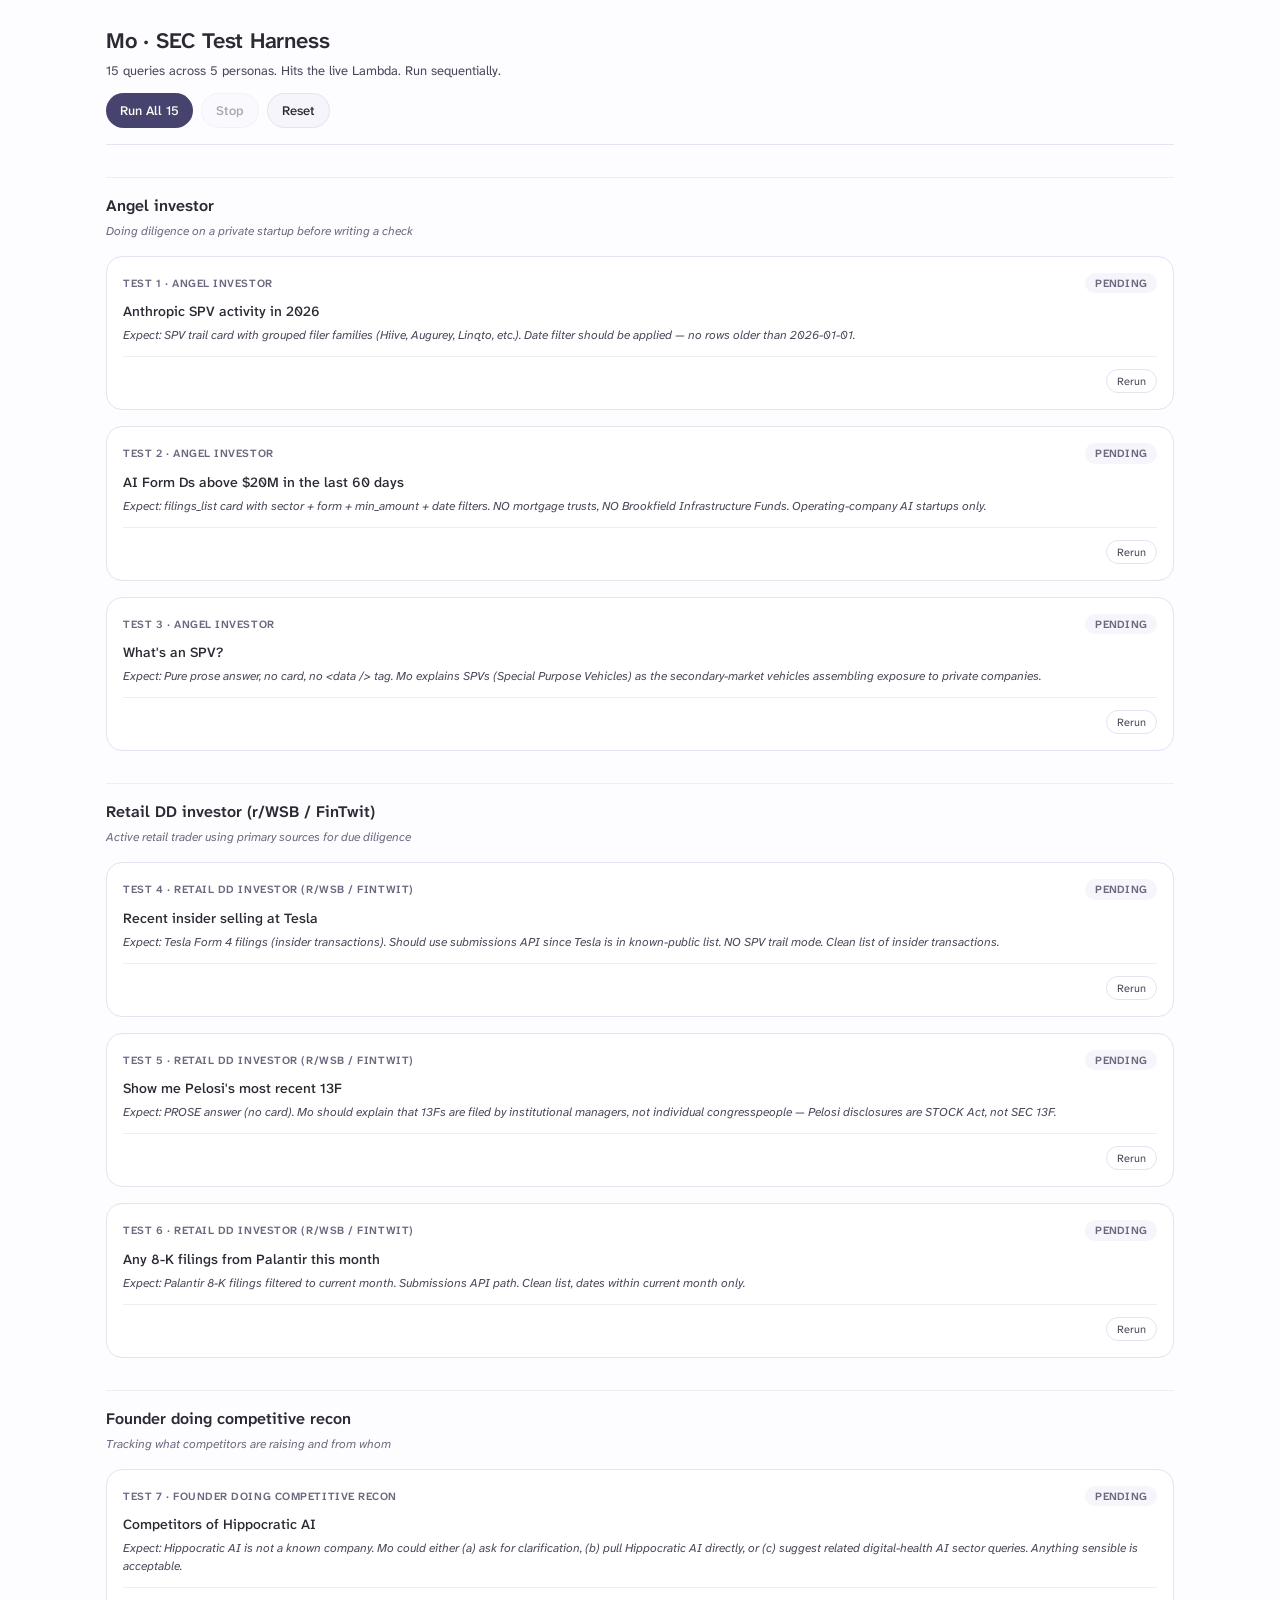
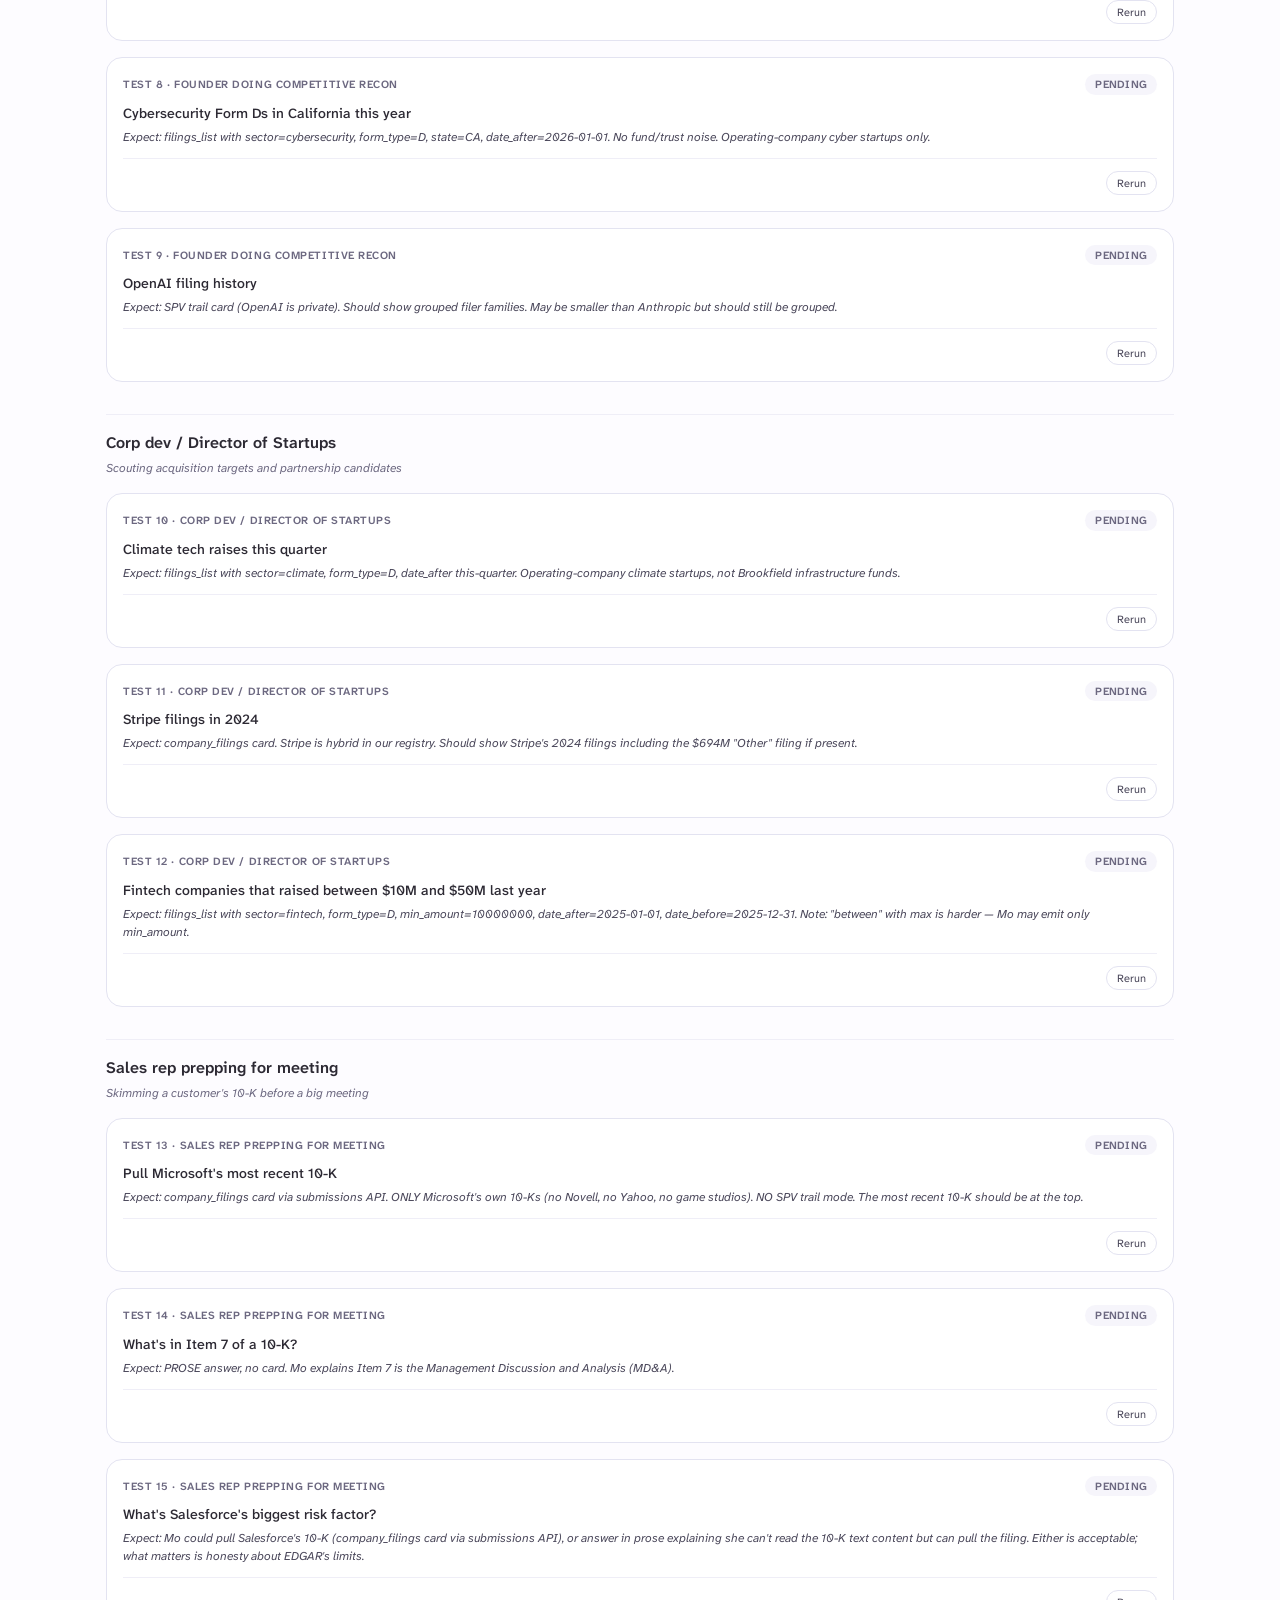
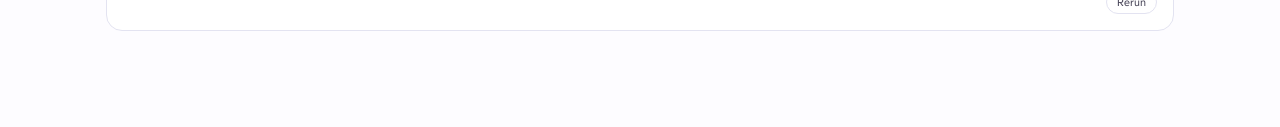
<file: test/test.html>
<!DOCTYPE html>
<html lang="en">
<head>
  <meta charset="UTF-8">
  <meta name="viewport" content="width=device-width, initial-scale=1.0">
  <title>Mo · SEC Test Harness</title>
  <link rel="preconnect" href="https://fonts.googleapis.com">
  <link rel="preconnect" href="https://fonts.gstatic.com" crossorigin>
  <link href="https://fonts.googleapis.com/css2?family=Atkinson+Hyperlegible+Next:wght@400;500;600;700&display=swap" rel="stylesheet">
  <link rel="stylesheet" href="styles.css">
  <style>
    /* Test harness chrome — kept minimal so the actual card output is what stands out */

    body {
      max-width: 1100px;
      margin: 0 auto;
      padding: 24px 16px 80px;
      background: var(--bg-screen);
      color: var(--text-body);
      font-family: var(--font);
    }

    .test-header {
      margin-bottom: 24px;
      padding-bottom: 16px;
      border-bottom: 1px solid var(--border);
    }

    .test-header h1 {
      font-size: 22px;
      font-weight: 600;
      margin: 0 0 4px;
      color: var(--text-title);
      letter-spacing: var(--track-tight);
    }

    .test-header .subtitle {
      font-size: 13px;
      color: var(--text-muted);
      margin-bottom: 12px;
    }

    .test-controls {
      display: flex;
      gap: 8px;
      flex-wrap: wrap;
    }

    .test-controls button {
      padding: 8px 14px;
      border-radius: var(--radius-pill);
      background: var(--primary-100);
      color: var(--white);
      border: none;
      font-family: var(--font);
      font-size: 13px;
      font-weight: 500;
      cursor: pointer;
    }

    .test-controls button:hover { background: var(--primary-80); }
    .test-controls button:disabled { opacity: 0.4; cursor: not-allowed; }

    .test-controls button.secondary {
      background: var(--bg-tint);
      color: var(--text-title);
      border: 1px solid var(--border);
    }
    .test-controls button.secondary:hover { background: var(--primary-20); }

    .persona-section {
      margin-top: 32px;
      padding-top: 16px;
      border-top: 1px solid var(--border-soft);
    }

    .persona-section h2 {
      font-size: 16px;
      font-weight: 600;
      color: var(--text-title);
      margin: 0 0 4px;
    }

    .persona-section .persona-job {
      font-size: 12px;
      color: var(--text-faint);
      margin-bottom: 16px;
      font-style: italic;
    }

    .test-block {
      background: var(--bg-card);
      border: 1px solid var(--border);
      border-radius: var(--radius);
      padding: 16px;
      margin-bottom: 16px;
    }

    .test-block-head {
      display: flex;
      align-items: baseline;
      justify-content: space-between;
      gap: 12px;
      margin-bottom: 8px;
    }

    .test-block-num {
      font-size: 11px;
      font-weight: 600;
      color: var(--text-faint);
      letter-spacing: 0.05em;
      text-transform: uppercase;
    }

    .test-block-status {
      font-size: 11px;
      font-weight: 600;
      padding: 2px 10px;
      border-radius: var(--radius-pill);
      letter-spacing: 0.02em;
      text-transform: uppercase;
    }
    .test-block-status.pending { background: var(--bg-tint); color: var(--text-faint); }
    .test-block-status.running { background: #FFF4E0; color: #8B6500; }
    .test-block-status.done { background: #E5F4E5; color: #2D5033; }
    .test-block-status.failed { background: #FFE5E0; color: #7A3520; }

    .test-query {
      font-size: 14px;
      font-weight: 500;
      color: var(--text-title);
      margin-bottom: 4px;
    }

    .test-criteria {
      font-size: 12px;
      color: var(--text-muted);
      margin-bottom: 12px;
      font-style: italic;
    }

    .test-result {
      margin-top: 12px;
    }

    .test-pass-1 {
      padding: 10px 12px;
      border-radius: var(--radius-sm);
      background: var(--bg-tint);
      font-size: 13px;
      color: var(--text-body);
      line-height: 1.5;
      margin-bottom: 12px;
      white-space: pre-wrap;
    }

    .test-pass-1::before {
      content: "Pass 1 (setup)";
      display: block;
      font-size: 10px;
      font-weight: 600;
      color: var(--text-faint);
      letter-spacing: 0.05em;
      text-transform: uppercase;
      margin-bottom: 4px;
    }

    .test-card-slot {
      margin-bottom: 12px;
    }
    .test-card-slot:empty { display: none; }

    .test-pass-2 {
      padding: 10px 12px;
      border-left: 2px solid var(--primary-60);
      font-size: 13px;
      color: var(--text-body);
      line-height: 1.55;
      white-space: pre-wrap;
    }

    .test-pass-2::before {
      content: "Pass 2 (interpretation)";
      display: block;
      font-size: 10px;
      font-weight: 600;
      color: var(--text-faint);
      letter-spacing: 0.05em;
      text-transform: uppercase;
      margin-bottom: 4px;
    }

    .test-error {
      padding: 10px 12px;
      border-radius: var(--radius-sm);
      background: #FFE5E0;
      color: #7A3520;
      font-size: 13px;
    }

    .test-no-card {
      padding: 8px 12px;
      font-size: 12px;
      color: var(--text-faint);
      font-style: italic;
    }

    .test-block-footer {
      display: flex;
      justify-content: space-between;
      align-items: center;
      margin-top: 12px;
      padding-top: 12px;
      border-top: 1px solid var(--border-soft);
      font-size: 11px;
      color: var(--text-faint);
    }

    .test-block-footer button {
      padding: 4px 10px;
      font-size: 11px;
      border-radius: var(--radius-pill);
      background: transparent;
      color: var(--text-muted);
      border: 1px solid var(--border);
      cursor: pointer;
      font-family: var(--font);
    }

    .test-block-footer button:hover {
      background: var(--bg-tint);
      color: var(--text-title);
    }

    .test-debug {
      margin-top: 8px;
      padding: 8px;
      background: #F0F0F5;
      border-radius: var(--radius-sm);
      font-family: ui-monospace, SFMono-Regular, monospace;
      font-size: 11px;
      color: #555;
      white-space: pre-wrap;
      max-height: 200px;
      overflow-y: auto;
    }

    .test-debug:empty { display: none; }

    .summary-bar {
      position: sticky;
      top: 0;
      background: var(--bg-screen);
      padding: 12px 0;
      z-index: 10;
      border-bottom: 1px solid var(--border);
      margin-bottom: 24px;
    }

    .summary-stats {
      display: flex;
      gap: 16px;
      font-size: 13px;
    }

    .summary-stat {
      display: flex;
      flex-direction: column;
      gap: 2px;
    }
    .summary-stat-value {
      font-size: 20px;
      font-weight: 600;
      color: var(--text-title);
      font-variant-numeric: tabular-nums;
    }
    .summary-stat-label {
      font-size: 11px;
      color: var(--text-muted);
      text-transform: uppercase;
      letter-spacing: 0.05em;
    }
  </style>
</head>
<body>

<!-- Mo's SVG faces (needed by stream-client for status indicators) -->
<svg width="0" height="0" style="position:absolute" aria-hidden="true">
  <symbol id="icon-face-open" viewBox="0 0 40 40">
    <circle cx="20" cy="20" r="20" fill="#7CB583"/>
    <circle cx="14" cy="16" r="2.4" fill="#2D5033"/>
    <circle cx="26" cy="16" r="2.4" fill="#2D5033"/>
    <path d="M12 24 Q20 31 28 24" fill="none" stroke="#2D5033" stroke-width="2.8" stroke-linecap="round"/>
  </symbol>
  <symbol id="icon-face-watch" viewBox="0 0 40 40">
    <circle cx="20" cy="20" r="20" fill="#7CB583"/>
    <circle cx="14" cy="16" r="2.4" fill="#2D5033"/>
    <circle cx="26" cy="16" r="2.4" fill="#2D5033"/>
    <line x1="13" y1="26" x2="27" y2="26" stroke="#2D5033" stroke-width="2.8" stroke-linecap="round"/>
  </symbol>
</svg>

<div class="test-header">
  <h1>Mo · SEC Test Harness</h1>
  <div class="subtitle">15 queries across 5 personas. Hits the live Lambda. Run sequentially.</div>
  <div class="test-controls">
    <button id="run-all">Run All 15</button>
    <button id="stop-all" class="secondary" disabled>Stop</button>
    <button id="reset-all" class="secondary">Reset</button>
  </div>
</div>

<div class="summary-bar" id="summary-bar" hidden>
  <div class="summary-stats">
    <div class="summary-stat">
      <div class="summary-stat-value" id="stat-completed">0</div>
      <div class="summary-stat-label">Completed</div>
    </div>
    <div class="summary-stat">
      <div class="summary-stat-value" id="stat-running">0</div>
      <div class="summary-stat-label">Running</div>
    </div>
    <div class="summary-stat">
      <div class="summary-stat-value" id="stat-errored">0</div>
      <div class="summary-stat-label">Errored</div>
    </div>
    <div class="summary-stat">
      <div class="summary-stat-value" id="stat-elapsed">0s</div>
      <div class="summary-stat-label">Elapsed</div>
    </div>
  </div>
</div>

<main id="test-results">
  <!-- Filled by JS -->
</main>

<script src="config.js"></script>
<script src="card-renderer.js"></script>
<script src="test-runner.js"></script>

</body>
</html>
</file>
<file: styles.css>
/* ============================================================================
   Mo's Visual Identity
   ============================================================================
   This is Mo's look and feel. Same across every Mo skill. Don't override
   these in skill-specific code unless you genuinely need a different brand.
   The visual consistency is part of what makes Mo recognizable.
   ============================================================================ */

:root {
  /* ── Brand: purple primary, sage-green for Mo's face ── */
  --primary-100: #46446E;
  --primary-80:  #5E5B92;
  --primary-60:  #7572B7;
  --primary-40:  #ACAAD4;
  --primary-20:  #E3E3F1;

  /* Mo's face (used in SVG, also for accents if a skill leans green) */
  --mo-green:        #7CB583;
  --mo-green-dark:   #2D5033;

  /* ── Type ── */
  --black: #2C2933;
  --white: #FFFBF2;
  --text-title: #2C2933;
  --text-body:  #2E2C35;
  --text-muted: #4A475A;
  --text-faint: #6C6880;

  /* ── Surfaces ── */
  --bg-screen: #FDFCFF;
  --bg-card:   #FFFFFF;
  --bg-tint:   #F6F5FB;
  --border:      #E3E3F1;
  --border-soft: #EFEEF7;

  /* ── Spacing scale (4/8/12/16/20/24/32) ── */
  --s-1:  4px;
  --s-2:  8px;
  --s-3: 12px;
  --s-4: 16px;
  --s-5: 20px;
  --s-6: 24px;
  --s-8: 32px;

  /* ── Radii ── */
  --radius:    16px;
  --radius-sm: 12px;
  --radius-pill: 999px;

  /* ── Effects ── */
  --shadow-lift: 0 4px 16px rgba(70,68,110,0.10);
  --track-tight: -0.01em;

  /* ── Type stack ── */
  --font: 'Atkinson Hyperlegible Next', system-ui, -apple-system, BlinkMacSystemFont, sans-serif;
}

/* ============================================================================
   Base
   ============================================================================ */

* {
  box-sizing: border-box;
  -webkit-tap-highlight-color: transparent;
}

html, body {
  margin: 0;
  padding: 0;
}

html {
  height: 100%;
}

body {
  font-family: var(--font);
  background: var(--bg-screen);
  color: var(--text-body);
  font-size: 15px;
  line-height: 1.5;
  -webkit-font-smoothing: antialiased;
  min-height: 100%;
  padding-bottom: calc(96px + env(safe-area-inset-bottom));
  overflow-x: hidden;
  -webkit-text-size-adjust: 100%;
  text-size-adjust: 100%;
  overscroll-behavior-y: contain;
}

/* Buttons get tap-only behavior; prose stays selectable so users can copy
   weather data, location names, dates, etc. into other apps. */
button,
.mo-chip,
.mo-card-action,
.mo-header-action,
.mo-pill,
.mo-send,
.mo-modal-close {
  -webkit-user-select: none;
  user-select: none;
  -webkit-touch-callout: none;
  touch-action: manipulation;
}

button, input {
  font-family: var(--font);
}

button {
  cursor: pointer;
  border: none;
  background: none;
  padding: 0;
  color: inherit;
}

/* ============================================================================
   Header
   ============================================================================ */

.mo-header {
  position: sticky;
  top: 0;
  z-index: 50;
  background: var(--bg-screen);
  padding: var(--s-3);
  padding-top: calc(var(--s-3) + env(safe-area-inset-top));
}

.mo-header-inner {
  max-width: 720px;
  margin: 0 auto;
  display: flex;
  align-items: center;
  gap: var(--s-2);
}

.mo-header-spacer {
  flex: 1;
}

.mo-header-action {
  width: 36px;
  height: 36px;
  display: inline-flex;
  align-items: center;
  justify-content: center;
  border-radius: var(--radius-pill);
  color: var(--text-muted);
  transition: background 120ms;
}

.mo-header-action:active {
  background: var(--primary-20);
  color: var(--primary-100);
}

/* ============================================================================
   Main thread
   ============================================================================ */

#mo-main {
  max-width: 720px;
  margin: 0 auto;
  padding: 0 var(--s-3) var(--s-6);
}

.mo-thread {
  display: flex;
  flex-direction: column;
}

/* ============================================================================
   Greeting (shown before any conversation)
   ============================================================================ */

.greeting {
  display: flex;
  gap: var(--s-4);
  align-items: flex-start;
  padding: var(--s-5) var(--s-2);
  margin-bottom: var(--s-5);
}

.greeting-face {
  width: 64px;
  height: 64px;
  flex-shrink: 0;
}

.greeting-intro-text {
  flex: 1;
  min-width: 0;
}

.greeting-hi {
  font-size: 22px;
  font-weight: 500;
  color: var(--text-title);
  margin: 0 0 var(--s-2);
  letter-spacing: var(--track-tight);
}

.greeting-sub {
  font-size: 15px;
  color: var(--text-body);
  line-height: 1.45;
  margin: 0 0 var(--s-4);
}

.greeting-examples {
  display: flex;
  flex-wrap: wrap;
  gap: var(--s-2);
}

.greeting-example {
  font-size: 13px;
  padding: 6px 12px;
  background: var(--primary-20);
  color: var(--primary-100);
  border-radius: var(--radius-pill);
  font-weight: 500;
  transition: background 120ms;
}

.greeting-example:active {
  background: var(--primary-40);
}

/* ============================================================================
   User turn (right-aligned purple bubble)
   ============================================================================ */

.turn-user {
  display: flex;
  justify-content: flex-end;
  margin: var(--s-5) 0 var(--s-4);
  animation: turnIn 240ms ease;
}

.turn-user-bubble {
  max-width: 84%;
  padding: var(--s-3) var(--s-4);
  background: var(--primary-100);
  color: var(--white);
  border-radius: 16px 16px 4px 16px;
  font-size: 15px;
  line-height: 1.45;
  word-wrap: break-word;
  overflow-wrap: break-word;
}

/* ============================================================================
   Mo turn (left-aligned, with face avatar)
   ============================================================================ */

.turn-mo {
  margin: 0 0 var(--s-5);
  animation: turnIn 320ms ease;
  scroll-margin-top: 64px;
}

@keyframes turnIn {
  from { opacity: 0; transform: translateY(6px); }
  to   { opacity: 1; transform: translateY(0); }
}

.turn-mo-header {
  display: flex;
  align-items: center;
  gap: var(--s-3);
  margin-bottom: var(--s-2);
  padding-left: var(--s-1);
}

.turn-mo-header svg {
  width: 26px;
  height: 26px;
  flex-shrink: 0;
}

.turn-mo-meta {
  font-size: 12px;
  color: var(--text-faint);
}

.turn-mo-prose {
  padding: 0 var(--s-1);
  line-height: 1.6;
  color: var(--text-body);
}

.turn-mo-prose p {
  margin: 0 0 var(--s-3);
}

.turn-mo-prose p:last-child {
  margin-bottom: 0;
}

/* The data card itself */
.turn-mo-card {
  position: relative;
  background: var(--bg-card);
  border: 1px solid var(--border);
  border-radius: var(--radius);
  padding: var(--s-5);
  margin: var(--s-3) 0;
}

/* The "Mo's interpretation" prose that follows the card */
.turn-mo-after {
  padding: 0 var(--s-1);
  margin-top: var(--s-3);
  line-height: 1.6;
  color: var(--text-body);
}

.turn-mo-after p {
  margin: 0 0 var(--s-3);
}

.turn-mo-after p:last-child {
  margin-bottom: 0;
}

/* ============================================================================
   Card content (skill-specific layouts plug in here)
   ============================================================================ */

.card-title {
  font-size: 16px;
  font-weight: 600;
  color: var(--text-title);
  margin: 0 0 var(--s-3);
  letter-spacing: var(--track-tight);
}

.card-subtitle {
  font-size: 13px;
  color: var(--text-muted);
  margin: 0 0 var(--s-4);
}

.card-stat-row {
  display: flex;
  gap: var(--s-4);
  flex-wrap: wrap;
  margin-bottom: var(--s-4);
  padding-bottom: var(--s-4);
  border-bottom: 1px solid var(--border-soft);
}

.card-stat {
  display: flex;
  flex-direction: column;
  gap: 2px;
  min-width: 0;
}

.card-stat-value {
  font-size: 22px;
  font-weight: 600;
  color: var(--text-title);
  letter-spacing: var(--track-tight);
}

.card-stat-label {
  font-size: 12px;
  color: var(--text-faint);
  text-transform: uppercase;
  letter-spacing: 0.04em;
}

.card-list {
  display: flex;
  flex-direction: column;
}

.card-row {
  display: flex;
  justify-content: space-between;
  gap: var(--s-3);
  padding: var(--s-3) 0;
  border-bottom: 1px solid var(--border-soft);
}

.card-row:last-child {
  border-bottom: none;
}

.card-row-name {
  flex: 1;
  font-size: 14px;
  color: var(--text-body);
  min-width: 0;
}

.card-row-detail {
  font-size: 13px;
  color: var(--text-muted);
  white-space: nowrap;
}

.card-footer {
  margin-top: var(--s-4);
  padding-top: var(--s-3);
  border-top: 1px solid var(--border-soft);
  font-size: 11px;
  color: var(--text-faint);
  display: flex;
  justify-content: space-between;
  flex-wrap: wrap;
  gap: var(--s-2);
}

.card-footer a {
  color: var(--text-faint);
  text-decoration: none;
}

.card-footer a:hover {
  color: var(--primary-100);
  text-decoration: underline;
}

/* No-data card variant */
.card-no-data {
  text-align: center;
  padding: var(--s-5);
}

.card-no-data-icon {
  width: 40px;
  height: 40px;
  margin: 0 auto var(--s-3);
  opacity: 0.5;
}

.card-no-data-message {
  font-size: 14px;
  color: var(--text-muted);
  line-height: 1.5;
}

/* ============================================================================
   Smart pills (post-card lateral suggestions)
   ============================================================================ */

.mo-pills {
  display: flex;
  flex-wrap: wrap;
  gap: var(--s-2);
  margin-top: var(--s-3);
  padding: 0 var(--s-1);
}

.mo-pill {
  display: inline-flex;
  align-items: center;
  height: 32px;
  padding: 0 var(--s-3);
  background: var(--bg-card);
  border: 1px solid var(--border);
  border-radius: var(--radius-pill);
  font-size: 13px;
  color: var(--text-body);
  font-weight: 500;
  transition: background 120ms, border-color 120ms;
  white-space: nowrap;
  max-width: 100%;
  overflow: hidden;
  text-overflow: ellipsis;
}

.mo-pill:active {
  background: var(--primary-20);
  border-color: var(--primary-40);
  color: var(--primary-100);
}

/* ============================================================================
   Composer (sticky bottom input)
   ============================================================================ */

.mo-composer {
  position: fixed;
  bottom: 0;
  left: 0;
  right: 0;
  z-index: 40;
  background: linear-gradient(
    to bottom,
    rgba(253, 252, 255, 0) 0%,
    var(--bg-screen) 24px
  );
  padding: var(--s-3);
  padding-bottom: calc(var(--s-3) + env(safe-area-inset-bottom));
}

.mo-composer-inner {
  max-width: 720px;
  margin: 0 auto;
  display: flex;
  gap: var(--s-2);
  align-items: center;
  background: var(--bg-card);
  border: 1px solid var(--border);
  border-radius: var(--radius-pill);
  padding: var(--s-1);
  padding-left: var(--s-4);
  box-shadow: var(--shadow-lift);
}

.mo-input {
  flex: 1;
  border: none;
  background: transparent;
  font-size: 15px;
  color: var(--text-body);
  padding: var(--s-2) 0;
  min-width: 0;
}

.mo-input:focus {
  outline: none;
}

.mo-input::placeholder {
  color: var(--text-faint);
}

.mo-send {
  width: 40px;
  height: 40px;
  border-radius: 50%;
  background: var(--primary-100);
  color: var(--white);
  display: inline-flex;
  align-items: center;
  justify-content: center;
  flex-shrink: 0;
  transition: background 120ms;
}

.mo-send:active {
  background: var(--primary-80);
}

.mo-send:disabled {
  background: var(--primary-40);
  cursor: not-allowed;
}

/* ============================================================================
   Loading indicator (Mo "thinking" face)
   ============================================================================ */

.mo-loading {
  display: flex;
  align-items: center;
  gap: var(--s-3);
  padding: 0 var(--s-1);
  margin-bottom: var(--s-3);
}

.mo-loading svg {
  width: 26px;
  height: 26px;
  flex-shrink: 0;
  animation: pulse 1.4s ease-in-out infinite;
}

@keyframes pulse {
  0%, 100% { opacity: 0.5; }
  50%      { opacity: 1.0; }
}

.mo-loading-text {
  font-size: 13px;
  color: var(--text-faint);
  font-style: italic;
}

/* ============================================================================
   Modal (About / settings)
   ============================================================================ */

.mo-modal {
  position: fixed;
  inset: 0;
  z-index: 100;
  display: flex;
  align-items: center;
  justify-content: center;
  padding: var(--s-4);
}

.mo-modal[hidden] {
  display: none;
}

.mo-modal-backdrop {
  position: absolute;
  inset: 0;
  background: rgba(44, 41, 51, 0.4);
  backdrop-filter: blur(4px);
  animation: fadeIn 200ms ease;
}

@keyframes fadeIn {
  from { opacity: 0; }
  to   { opacity: 1; }
}

.mo-modal-card {
  position: relative;
  z-index: 1;
  background: var(--bg-card);
  border-radius: var(--radius);
  padding: var(--s-6);
  max-width: 480px;
  width: 100%;
  max-height: 80vh;
  overflow-y: auto;
  box-shadow: var(--shadow-lift);
  animation: modalIn 240ms cubic-bezier(0.16, 1, 0.3, 1);
}

@keyframes modalIn {
  from { opacity: 0; transform: translateY(12px) scale(0.98); }
  to   { opacity: 1; transform: translateY(0) scale(1); }
}

.mo-modal-close {
  position: absolute;
  top: var(--s-3);
  right: var(--s-3);
  width: 32px;
  height: 32px;
  border-radius: 50%;
  font-size: 20px;
  color: var(--text-muted);
  line-height: 1;
}

.mo-modal-close:active {
  background: var(--primary-20);
  color: var(--primary-100);
}

.mo-modal-content h2 {
  font-size: 18px;
  font-weight: 600;
  color: var(--text-title);
  margin: 0 0 var(--s-3);
  letter-spacing: var(--track-tight);
}

.mo-modal-content p {
  font-size: 14px;
  color: var(--text-body);
  line-height: 1.55;
  margin: 0 0 var(--s-3);
}

.mo-modal-content a {
  color: var(--primary-100);
  text-decoration: none;
  font-weight: 500;
}

.mo-modal-content a:hover {
  text-decoration: underline;
}

/* ============================================================================
   Error state
   ============================================================================ */

.mo-error {
  background: #FFF4F0;
  border: 1px solid #F5C9B8;
  border-radius: var(--radius-sm);
  padding: var(--s-3) var(--s-4);
  font-size: 14px;
  color: #7A3520;
  margin: var(--s-3) 0;
}


/* ============================================================================
   Loading skeleton — shimmer placeholder matching SEC card structure
   ============================================================================ */

.mo-skeleton {
  padding: 4px 0;
}

.mo-skeleton-line {
  background: linear-gradient(
    90deg,
    var(--border-soft) 25%,
    var(--border) 50%,
    var(--border-soft) 75%
  );
  background-size: 200% 100%;
  animation: shimmer 1.4s ease-in-out infinite;
  border-radius: 6px;
}

@keyframes shimmer {
  0%   { background-position: 200% center; }
  100% { background-position: -200% center; }
}

.mo-skeleton-title {
  height: 22px;
  width: 55%;
  margin-bottom: 8px;
}

.mo-skeleton-sub {
  height: 13px;
  width: 35%;
  margin-bottom: 20px;
}

.mo-skeleton-rows {
  display: flex;
  flex-direction: column;
  gap: 12px;
}

.mo-skeleton-row {
  height: 38px;
  border-radius: 6px;
  width: 100%;
}

.mo-skeleton-row--short {
  width: 75%;
}

/* ============================================================================
   SEC EDGAR cards — Jobs/Lupton restraint
   One finding per card. Bar charts show proportionality. Every row is a link.
   Hierarchy through type, not ornament. No tints, no badges, no chrome.
   ============================================================================ */

.sec-card {
  /* parent .turn-mo-card has the visual frame; we just lay out content */
}

/* ── Headline ─────────────────────────────────────────────────────────── */

.sec-headline {
  font-size: 22px;
  font-weight: 600;
  color: var(--text-title);
  margin: 0 0 4px;
  letter-spacing: -0.02em;
  line-height: 1.15;
}

.sec-subhead {
  font-size: 13px;
  color: var(--text-muted);
  margin-bottom: 20px;
  font-variant-numeric: tabular-nums;
}

/* ── Bar chart (SPV trail card) ───────────────────────────────────────── */

.sec-bars {
  display: flex;
  flex-direction: column;
  gap: 10px;
  margin: 0 0 20px;
}

.sec-bar-row {
  display: grid;
  grid-template-columns: minmax(80px, 140px) 1fr 32px;
  gap: 12px;
  align-items: center;
  font-size: 13px;
}

.sec-bar-label {
  color: var(--text-title);
  font-weight: 500;
  white-space: nowrap;
  overflow: hidden;
  text-overflow: ellipsis;
  min-width: 0;
}

.sec-bar-track {
  background: var(--border-soft);
  border-radius: 3px;
  height: 8px;
  overflow: hidden;
}

.sec-bar-fill {
  background: var(--primary-100);
  height: 100%;
  border-radius: 3px;
  transition: width 320ms cubic-bezier(0.16, 1, 0.3, 1);
}

.sec-bar-count {
  font-variant-numeric: tabular-nums;
  font-weight: 600;
  color: var(--text-title);
  font-size: 13px;
  text-align: right;
}

/* ── Insight line: the headline finding from the data ─────────────────── */

.sec-insight {
  font-size: 14px;
  color: var(--text-body);
  line-height: 1.5;
  margin: 4px 0 16px;
  padding-top: 16px;
  border-top: 1px solid var(--border-soft);
}

/* ── Filing rows: every row is a clickable link ───────────────────────── */

.sec-rows {
  display: flex;
  flex-direction: column;
}

.sec-row {
  display: grid;
  grid-template-columns: 110px 60px 1fr 16px;
  align-items: center;
  gap: 12px;
  padding: 12px 0;
  border-bottom: 1px solid var(--border-soft);
  text-decoration: none;
  color: inherit;
  transition: opacity 120ms ease;
  font-size: 13px;
  -webkit-tap-highlight-color: transparent;
}
.sec-row:last-child { border-bottom: none; }
.sec-row:hover { opacity: 0.65; }

.sec-row-date {
  color: var(--text-muted);
  font-variant-numeric: tabular-nums;
  white-space: nowrap;
}

.sec-row-form {
  color: var(--text-title);
  font-weight: 600;
  font-variant-numeric: tabular-nums;
}

.sec-row-amount {
  color: var(--text-title);
  font-variant-numeric: tabular-nums;
  font-weight: 500;
  text-align: right;
  margin-left: auto;
}

.sec-row-amount-undisclosed {
  color: var(--text-faint);
  font-weight: 400;
  font-style: italic;
  font-size: 11px;
}

.sec-row-arrow {
  color: var(--text-faint);
  font-size: 14px;
  text-align: right;
}

/* Two-line tall row (for filings_list with filer name + meta) */
.sec-row-tall {
  grid-template-columns: 1fr auto 16px;
  padding: 14px 0;
  align-items: center;
}

.sec-row-tall .sec-row-main {
  display: flex;
  flex-direction: column;
  gap: 2px;
  min-width: 0;
}

.sec-row-tall .sec-row-filer {
  color: var(--text-title);
  font-weight: 500;
  overflow: hidden;
  text-overflow: ellipsis;
  white-space: nowrap;
}

.sec-row-tall .sec-row-meta {
  font-size: 11px;
  color: var(--text-faint);
  font-variant-numeric: tabular-nums;
}

/* ── Link out: "View all on EDGAR" ────────────────────────────────────── */

.sec-link-out {
  display: inline-block;
  margin-top: 16px;
  padding-top: 16px;
  border-top: 1px solid var(--border-soft);
  font-size: 13px;
  font-weight: 500;
  color: var(--primary-100);
  text-decoration: none;
  width: 100%;
  transition: opacity 120ms ease;
}
.sec-link-out:hover { opacity: 0.7; }

.sec-foot-note {
  margin-top: 12px;
  padding-top: 12px;
  border-top: 1px solid var(--border-soft);
  font-size: 11px;
  color: var(--text-faint);
  font-style: italic;
}

/* ── Empty state ──────────────────────────────────────────────────────── */

.sec-card-empty {
  text-align: left;
  padding: 4px 0;
}

.sec-empty-headline {
  font-size: 16px;
  font-weight: 600;
  color: var(--text-title);
  margin: 0 0 4px;
}

.sec-empty-query {
  font-size: 12px;
  color: var(--text-faint);
  margin-bottom: 12px;
  font-variant-numeric: tabular-nums;
}

.sec-empty-message {
  font-size: 13px;
  color: var(--text-body);
  line-height: 1.5;
  max-width: 480px;
}

/* ── Mobile tightening ────────────────────────────────────────────────── */

@media (max-width: 480px) {
  .sec-headline { font-size: 19px; }
  .sec-subhead { margin-bottom: 16px; }
  .sec-bar-row { grid-template-columns: minmax(60px, 110px) 1fr 28px; gap: 8px; }

  /* Date column: 110px clips on 375px iPhone — tighten it */
  .sec-row { grid-template-columns: 72px 50px 1fr 14px; gap: 8px; font-size: 12px; }
  .sec-row-date { font-size: 11px; }

  /* Two-line tall rows: prevent filer name from pushing meta off screen */
  .sec-row-tall { padding: 12px 0; }
  .sec-row-tall .sec-row-filer { font-size: 13px; overflow: hidden; text-overflow: ellipsis; }
  .sec-row-tall .sec-row-meta { font-size: 10px; white-space: normal; }

  /* Pills: bump touch target to ~40px minimum */
  .mo-pill { height: 40px; padding: 0 var(--s-4); font-size: 14px; }

  /* Greeting examples: easier to tap on mobile */
  .greeting-example { padding: 8px 14px; font-size: 14px; }
}

/* ── Sparkline timeline (SPV trail card) ──────────────────────────────── */

.sec-sparkline {
  margin: 16px 0;
  padding: 12px 0;
  border-top: 1px solid var(--border-soft);
  border-bottom: 1px solid var(--border-soft);
}

.sec-sparkline-svg {
  display: block;
  width: 100%;
  height: 36px;
  overflow: visible;
}

.sec-sparkline-axis {
  stroke: var(--border);
  stroke-width: 1;
}

.sec-sparkline-dots circle {
  fill: var(--primary-100);
  opacity: 0.85;
}

.sec-sparkline-labels {
  display: flex;
  justify-content: space-between;
  margin-top: 6px;
  font-size: 11px;
  color: var(--text-faint);
  font-variant-numeric: tabular-nums;
  letter-spacing: 0.02em;
}
</file>
<file: test/styles.css>
/* ============================================================================
   Mo's Visual Identity
   ============================================================================
   This is Mo's look and feel. Same across every Mo skill. Don't override
   these in skill-specific code unless you genuinely need a different brand.
   The visual consistency is part of what makes Mo recognizable.
   ============================================================================ */

:root {
  /* ── Brand: purple primary, sage-green for Mo's face ── */
  --primary-100: #46446E;
  --primary-80:  #5E5B92;
  --primary-60:  #7572B7;
  --primary-40:  #ACAAD4;
  --primary-20:  #E3E3F1;

  /* Mo's face (used in SVG, also for accents if a skill leans green) */
  --mo-green:        #7CB583;
  --mo-green-dark:   #2D5033;

  /* ── Type ── */
  --black: #2C2933;
  --white: #FFFBF2;
  --text-title: #2C2933;
  --text-body:  #2E2C35;
  --text-muted: #4A475A;
  --text-faint: #6C6880;

  /* ── Surfaces ── */
  --bg-screen: #FDFCFF;
  --bg-card:   #FFFFFF;
  --bg-tint:   #F6F5FB;
  --border:      #E3E3F1;
  --border-soft: #EFEEF7;

  /* ── Spacing scale (4/8/12/16/20/24/32) ── */
  --s-1:  4px;
  --s-2:  8px;
  --s-3: 12px;
  --s-4: 16px;
  --s-5: 20px;
  --s-6: 24px;
  --s-8: 32px;

  /* ── Radii ── */
  --radius:    16px;
  --radius-sm: 12px;
  --radius-pill: 999px;

  /* ── Effects ── */
  --shadow-lift: 0 4px 16px rgba(70,68,110,0.10);
  --track-tight: -0.01em;

  /* ── Type stack ── */
  --font: 'Atkinson Hyperlegible Next', system-ui, -apple-system, BlinkMacSystemFont, sans-serif;
}

/* ============================================================================
   Base
   ============================================================================ */

* {
  box-sizing: border-box;
  -webkit-tap-highlight-color: transparent;
}

html, body {
  margin: 0;
  padding: 0;
}

html {
  height: 100%;
}

body {
  font-family: var(--font);
  background: var(--bg-screen);
  color: var(--text-body);
  font-size: 15px;
  line-height: 1.5;
  -webkit-font-smoothing: antialiased;
  min-height: 100%;
  padding-bottom: calc(96px + env(safe-area-inset-bottom));
  overflow-x: hidden;
  -webkit-text-size-adjust: 100%;
  text-size-adjust: 100%;
  overscroll-behavior-y: contain;
}

/* Buttons get tap-only behavior; prose stays selectable so users can copy
   weather data, location names, dates, etc. into other apps. */
button,
.mo-chip,
.mo-card-action,
.mo-header-action,
.mo-pill,
.mo-send,
.mo-modal-close {
  -webkit-user-select: none;
  user-select: none;
  -webkit-touch-callout: none;
  touch-action: manipulation;
}

button, input {
  font-family: var(--font);
}

button {
  cursor: pointer;
  border: none;
  background: none;
  padding: 0;
  color: inherit;
}

/* ============================================================================
   Header
   ============================================================================ */

.mo-header {
  position: sticky;
  top: 0;
  z-index: 50;
  background: var(--bg-screen);
  padding: var(--s-3);
  padding-top: calc(var(--s-3) + env(safe-area-inset-top));
}

.mo-header-inner {
  max-width: 720px;
  margin: 0 auto;
  display: flex;
  align-items: center;
  gap: var(--s-2);
}

.mo-header-spacer {
  flex: 1;
}

.mo-header-action {
  width: 36px;
  height: 36px;
  display: inline-flex;
  align-items: center;
  justify-content: center;
  border-radius: var(--radius-pill);
  color: var(--text-muted);
  transition: background 120ms;
}

.mo-header-action:active {
  background: var(--primary-20);
  color: var(--primary-100);
}

/* ============================================================================
   Main thread
   ============================================================================ */

#mo-main {
  max-width: 720px;
  margin: 0 auto;
  padding: 0 var(--s-3) var(--s-6);
}

.mo-thread {
  display: flex;
  flex-direction: column;
}

/* ============================================================================
   Greeting (shown before any conversation)
   ============================================================================ */

.greeting {
  display: flex;
  gap: var(--s-4);
  align-items: flex-start;
  padding: var(--s-5) var(--s-2);
  margin-bottom: var(--s-5);
}

.greeting-face {
  width: 64px;
  height: 64px;
  flex-shrink: 0;
}

.greeting-intro-text {
  flex: 1;
  min-width: 0;
}

.greeting-hi {
  font-size: 22px;
  font-weight: 500;
  color: var(--text-title);
  margin: 0 0 var(--s-2);
  letter-spacing: var(--track-tight);
}

.greeting-sub {
  font-size: 15px;
  color: var(--text-body);
  line-height: 1.45;
  margin: 0 0 var(--s-4);
}

.greeting-examples {
  display: flex;
  flex-wrap: wrap;
  gap: var(--s-2);
}

.greeting-example {
  font-size: 13px;
  padding: 6px 12px;
  background: var(--primary-20);
  color: var(--primary-100);
  border-radius: var(--radius-pill);
  font-weight: 500;
  transition: background 120ms;
}

.greeting-example:active {
  background: var(--primary-40);
}

/* ============================================================================
   User turn (right-aligned purple bubble)
   ============================================================================ */

.turn-user {
  display: flex;
  justify-content: flex-end;
  margin: var(--s-5) 0 var(--s-4);
  animation: turnIn 240ms ease;
}

.turn-user-bubble {
  max-width: 84%;
  padding: var(--s-3) var(--s-4);
  background: var(--primary-100);
  color: var(--white);
  border-radius: 16px 16px 4px 16px;
  font-size: 15px;
  line-height: 1.45;
  word-wrap: break-word;
  overflow-wrap: break-word;
}

/* ============================================================================
   Mo turn (left-aligned, with face avatar)
   ============================================================================ */

.turn-mo {
  margin: 0 0 var(--s-5);
  animation: turnIn 320ms ease;
  scroll-margin-top: 64px;
}

@keyframes turnIn {
  from { opacity: 0; transform: translateY(6px); }
  to   { opacity: 1; transform: translateY(0); }
}

.turn-mo-header {
  display: flex;
  align-items: center;
  gap: var(--s-3);
  margin-bottom: var(--s-2);
  padding-left: var(--s-1);
}

.turn-mo-header svg {
  width: 26px;
  height: 26px;
  flex-shrink: 0;
}

.turn-mo-meta {
  font-size: 12px;
  color: var(--text-faint);
}

.turn-mo-prose {
  padding: 0 var(--s-1);
  line-height: 1.6;
  color: var(--text-body);
}

.turn-mo-prose p {
  margin: 0 0 var(--s-3);
}

.turn-mo-prose p:last-child {
  margin-bottom: 0;
}

/* The data card itself */
.turn-mo-card {
  position: relative;
  background: var(--bg-card);
  border: 1px solid var(--border);
  border-radius: var(--radius);
  padding: var(--s-5);
  margin: var(--s-3) 0;
}

/* The "Mo's interpretation" prose that follows the card */
.turn-mo-after {
  padding: 0 var(--s-1);
  margin-top: var(--s-3);
  line-height: 1.6;
  color: var(--text-body);
}

.turn-mo-after p {
  margin: 0 0 var(--s-3);
}

.turn-mo-after p:last-child {
  margin-bottom: 0;
}

/* ============================================================================
   Card content (skill-specific layouts plug in here)
   ============================================================================ */

.card-title {
  font-size: 16px;
  font-weight: 600;
  color: var(--text-title);
  margin: 0 0 var(--s-3);
  letter-spacing: var(--track-tight);
}

.card-subtitle {
  font-size: 13px;
  color: var(--text-muted);
  margin: 0 0 var(--s-4);
}

.card-stat-row {
  display: flex;
  gap: var(--s-4);
  flex-wrap: wrap;
  margin-bottom: var(--s-4);
  padding-bottom: var(--s-4);
  border-bottom: 1px solid var(--border-soft);
}

.card-stat {
  display: flex;
  flex-direction: column;
  gap: 2px;
  min-width: 0;
}

.card-stat-value {
  font-size: 22px;
  font-weight: 600;
  color: var(--text-title);
  letter-spacing: var(--track-tight);
}

.card-stat-label {
  font-size: 12px;
  color: var(--text-faint);
  text-transform: uppercase;
  letter-spacing: 0.04em;
}

.card-list {
  display: flex;
  flex-direction: column;
}

.card-row {
  display: flex;
  justify-content: space-between;
  gap: var(--s-3);
  padding: var(--s-3) 0;
  border-bottom: 1px solid var(--border-soft);
}

.card-row:last-child {
  border-bottom: none;
}

.card-row-name {
  flex: 1;
  font-size: 14px;
  color: var(--text-body);
  min-width: 0;
}

.card-row-detail {
  font-size: 13px;
  color: var(--text-muted);
  white-space: nowrap;
}

.card-footer {
  margin-top: var(--s-4);
  padding-top: var(--s-3);
  border-top: 1px solid var(--border-soft);
  font-size: 11px;
  color: var(--text-faint);
  display: flex;
  justify-content: space-between;
  flex-wrap: wrap;
  gap: var(--s-2);
}

.card-footer a {
  color: var(--text-faint);
  text-decoration: none;
}

.card-footer a:hover {
  color: var(--primary-100);
  text-decoration: underline;
}

/* No-data card variant */
.card-no-data {
  text-align: center;
  padding: var(--s-5);
}

.card-no-data-icon {
  width: 40px;
  height: 40px;
  margin: 0 auto var(--s-3);
  opacity: 0.5;
}

.card-no-data-message {
  font-size: 14px;
  color: var(--text-muted);
  line-height: 1.5;
}

/* ============================================================================
   Smart pills (post-card lateral suggestions)
   ============================================================================ */

.mo-pills {
  display: flex;
  flex-wrap: wrap;
  gap: var(--s-2);
  margin-top: var(--s-3);
  padding: 0 var(--s-1);
}

.mo-pill {
  display: inline-flex;
  align-items: center;
  height: 32px;
  padding: 0 var(--s-3);
  background: var(--bg-card);
  border: 1px solid var(--border);
  border-radius: var(--radius-pill);
  font-size: 13px;
  color: var(--text-body);
  font-weight: 500;
  transition: background 120ms, border-color 120ms;
  white-space: nowrap;
  max-width: 100%;
  overflow: hidden;
  text-overflow: ellipsis;
}

.mo-pill:active {
  background: var(--primary-20);
  border-color: var(--primary-40);
  color: var(--primary-100);
}

/* ============================================================================
   Composer (sticky bottom input)
   ============================================================================ */

.mo-composer {
  position: fixed;
  bottom: 0;
  left: 0;
  right: 0;
  z-index: 40;
  background: linear-gradient(
    to bottom,
    rgba(253, 252, 255, 0) 0%,
    var(--bg-screen) 24px
  );
  padding: var(--s-3);
  padding-bottom: calc(var(--s-3) + env(safe-area-inset-bottom));
}

.mo-composer-inner {
  max-width: 720px;
  margin: 0 auto;
  display: flex;
  gap: var(--s-2);
  align-items: center;
  background: var(--bg-card);
  border: 1px solid var(--border);
  border-radius: var(--radius-pill);
  padding: var(--s-1);
  padding-left: var(--s-4);
  box-shadow: var(--shadow-lift);
}

.mo-input {
  flex: 1;
  border: none;
  background: transparent;
  font-size: 15px;
  color: var(--text-body);
  padding: var(--s-2) 0;
  min-width: 0;
}

.mo-input:focus {
  outline: none;
}

.mo-input::placeholder {
  color: var(--text-faint);
}

.mo-send {
  width: 40px;
  height: 40px;
  border-radius: 50%;
  background: var(--primary-100);
  color: var(--white);
  display: inline-flex;
  align-items: center;
  justify-content: center;
  flex-shrink: 0;
  transition: background 120ms;
}

.mo-send:active {
  background: var(--primary-80);
}

.mo-send:disabled {
  background: var(--primary-40);
  cursor: not-allowed;
}

/* ============================================================================
   Loading indicator (Mo "thinking" face)
   ============================================================================ */

.mo-loading {
  display: flex;
  align-items: center;
  gap: var(--s-3);
  padding: 0 var(--s-1);
  margin-bottom: var(--s-3);
}

.mo-loading svg {
  width: 26px;
  height: 26px;
  flex-shrink: 0;
  animation: pulse 1.4s ease-in-out infinite;
}

@keyframes pulse {
  0%, 100% { opacity: 0.5; }
  50%      { opacity: 1.0; }
}

.mo-loading-text {
  font-size: 13px;
  color: var(--text-faint);
  font-style: italic;
}

/* ============================================================================
   Modal (About / settings)
   ============================================================================ */

.mo-modal {
  position: fixed;
  inset: 0;
  z-index: 100;
  display: flex;
  align-items: center;
  justify-content: center;
  padding: var(--s-4);
}

.mo-modal[hidden] {
  display: none;
}

.mo-modal-backdrop {
  position: absolute;
  inset: 0;
  background: rgba(44, 41, 51, 0.4);
  backdrop-filter: blur(4px);
  animation: fadeIn 200ms ease;
}

@keyframes fadeIn {
  from { opacity: 0; }
  to   { opacity: 1; }
}

.mo-modal-card {
  position: relative;
  z-index: 1;
  background: var(--bg-card);
  border-radius: var(--radius);
  padding: var(--s-6);
  max-width: 480px;
  width: 100%;
  max-height: 80vh;
  overflow-y: auto;
  box-shadow: var(--shadow-lift);
  animation: modalIn 240ms cubic-bezier(0.16, 1, 0.3, 1);
}

@keyframes modalIn {
  from { opacity: 0; transform: translateY(12px) scale(0.98); }
  to   { opacity: 1; transform: translateY(0) scale(1); }
}

.mo-modal-close {
  position: absolute;
  top: var(--s-3);
  right: var(--s-3);
  width: 32px;
  height: 32px;
  border-radius: 50%;
  font-size: 20px;
  color: var(--text-muted);
  line-height: 1;
}

.mo-modal-close:active {
  background: var(--primary-20);
  color: var(--primary-100);
}

.mo-modal-content h2 {
  font-size: 18px;
  font-weight: 600;
  color: var(--text-title);
  margin: 0 0 var(--s-3);
  letter-spacing: var(--track-tight);
}

.mo-modal-content p {
  font-size: 14px;
  color: var(--text-body);
  line-height: 1.55;
  margin: 0 0 var(--s-3);
}

.mo-modal-content a {
  color: var(--primary-100);
  text-decoration: none;
  font-weight: 500;
}

.mo-modal-content a:hover {
  text-decoration: underline;
}

/* ============================================================================
   Error state
   ============================================================================ */

.mo-error {
  background: #FFF4F0;
  border: 1px solid #F5C9B8;
  border-radius: var(--radius-sm);
  padding: var(--s-3) var(--s-4);
  font-size: 14px;
  color: #7A3520;
  margin: var(--s-3) 0;
}

/* ============================================================================
   SEC EDGAR cards — Jobs/Lupton restraint
   One finding per card. Bar charts show proportionality. Every row is a link.
   Hierarchy through type, not ornament. No tints, no badges, no chrome.
   ============================================================================ */

.sec-card {
  /* parent .turn-mo-card has the visual frame; we just lay out content */
}

/* ── Headline ─────────────────────────────────────────────────────────── */

.sec-headline {
  font-size: 22px;
  font-weight: 600;
  color: var(--text-title);
  margin: 0 0 4px;
  letter-spacing: -0.02em;
  line-height: 1.15;
}

.sec-subhead {
  font-size: 13px;
  color: var(--text-muted);
  margin-bottom: 20px;
  font-variant-numeric: tabular-nums;
}

/* ── Bar chart (SPV trail card) ───────────────────────────────────────── */

.sec-bars {
  display: flex;
  flex-direction: column;
  gap: 10px;
  margin: 0 0 20px;
}

.sec-bar-row {
  display: grid;
  grid-template-columns: minmax(80px, 140px) 1fr 32px;
  gap: 12px;
  align-items: center;
  font-size: 13px;
}

.sec-bar-label {
  color: var(--text-title);
  font-weight: 500;
  white-space: nowrap;
  overflow: hidden;
  text-overflow: ellipsis;
  min-width: 0;
}

.sec-bar-track {
  background: var(--border-soft);
  border-radius: 3px;
  height: 8px;
  overflow: hidden;
}

.sec-bar-fill {
  background: var(--primary-100);
  height: 100%;
  border-radius: 3px;
  transition: width 320ms cubic-bezier(0.16, 1, 0.3, 1);
}

.sec-bar-count {
  font-variant-numeric: tabular-nums;
  font-weight: 600;
  color: var(--text-title);
  font-size: 13px;
  text-align: right;
}

/* ── Insight line: the headline finding from the data ─────────────────── */

.sec-insight {
  font-size: 14px;
  color: var(--text-body);
  line-height: 1.5;
  margin: 4px 0 16px;
  padding-top: 16px;
  border-top: 1px solid var(--border-soft);
}

/* ── Filing rows: every row is a clickable link ───────────────────────── */

.sec-rows {
  display: flex;
  flex-direction: column;
}

.sec-row {
  display: grid;
  grid-template-columns: 110px 60px 1fr 16px;
  align-items: center;
  gap: 12px;
  padding: 10px 0;
  border-bottom: 1px solid var(--border-soft);
  text-decoration: none;
  color: inherit;
  transition: opacity 120ms ease;
  font-size: 13px;
}
.sec-row:last-child { border-bottom: none; }
.sec-row:hover { opacity: 0.65; }

.sec-row-date {
  color: var(--text-muted);
  font-variant-numeric: tabular-nums;
  white-space: nowrap;
}

.sec-row-form {
  color: var(--text-title);
  font-weight: 600;
  font-variant-numeric: tabular-nums;
}

.sec-row-amount {
  color: var(--text-title);
  font-variant-numeric: tabular-nums;
  font-weight: 500;
  text-align: right;
  margin-left: auto;
}

.sec-row-amount-undisclosed {
  color: var(--text-faint);
  font-weight: 400;
  font-style: italic;
  font-size: 11px;
}

.sec-row-arrow {
  color: var(--text-faint);
  font-size: 14px;
  text-align: right;
}

/* Two-line tall row (for filings_list with filer name + meta) */
.sec-row-tall {
  grid-template-columns: 1fr auto 16px;
  padding: 14px 0;
  align-items: center;
}

.sec-row-tall .sec-row-main {
  display: flex;
  flex-direction: column;
  gap: 2px;
  min-width: 0;
}

.sec-row-tall .sec-row-filer {
  color: var(--text-title);
  font-weight: 500;
  overflow: hidden;
  text-overflow: ellipsis;
  white-space: nowrap;
}

.sec-row-tall .sec-row-meta {
  font-size: 11px;
  color: var(--text-faint);
  font-variant-numeric: tabular-nums;
}

/* ── Link out: "View all on EDGAR" ────────────────────────────────────── */

.sec-link-out {
  display: inline-block;
  margin-top: 16px;
  padding-top: 16px;
  border-top: 1px solid var(--border-soft);
  font-size: 13px;
  font-weight: 500;
  color: var(--primary-100);
  text-decoration: none;
  width: 100%;
  transition: opacity 120ms ease;
}
.sec-link-out:hover { opacity: 0.7; }

.sec-foot-note {
  margin-top: 12px;
  padding-top: 12px;
  border-top: 1px solid var(--border-soft);
  font-size: 11px;
  color: var(--text-faint);
  font-style: italic;
}

/* ── Empty state ──────────────────────────────────────────────────────── */

.sec-card-empty {
  text-align: left;
  padding: 4px 0;
}

.sec-empty-headline {
  font-size: 16px;
  font-weight: 600;
  color: var(--text-title);
  margin: 0 0 4px;
}

.sec-empty-query {
  font-size: 12px;
  color: var(--text-faint);
  margin-bottom: 12px;
  font-variant-numeric: tabular-nums;
}

.sec-empty-message {
  font-size: 13px;
  color: var(--text-body);
  line-height: 1.5;
  max-width: 480px;
}

/* ── Mobile tightening ────────────────────────────────────────────────── */

@media (max-width: 480px) {
  .sec-headline { font-size: 19px; }
  .sec-subhead { margin-bottom: 16px; }
  .sec-bar-row { grid-template-columns: minmax(60px, 110px) 1fr 28px; gap: 8px; }
  .sec-row { grid-template-columns: 80px 50px 1fr 14px; gap: 8px; font-size: 12px; }
  .sec-row-tall .sec-row-filer { font-size: 13px; }
  .sec-row-tall .sec-row-meta { font-size: 10px; }
}

/* ── Sparkline timeline (SPV trail card) ──────────────────────────────── */

.sec-sparkline {
  margin: 16px 0;
  padding: 12px 0;
  border-top: 1px solid var(--border-soft);
  border-bottom: 1px solid var(--border-soft);
}

.sec-sparkline-svg {
  display: block;
  width: 100%;
  height: 36px;
  overflow: visible;
}

.sec-sparkline-axis {
  stroke: var(--border);
  stroke-width: 1;
}

.sec-sparkline-dots circle {
  fill: var(--primary-100);
  opacity: 0.85;
}

.sec-sparkline-labels {
  display: flex;
  justify-content: space-between;
  margin-top: 6px;
  font-size: 11px;
  color: var(--text-faint);
  font-variant-numeric: tabular-nums;
  letter-spacing: 0.02em;
}
</file>
